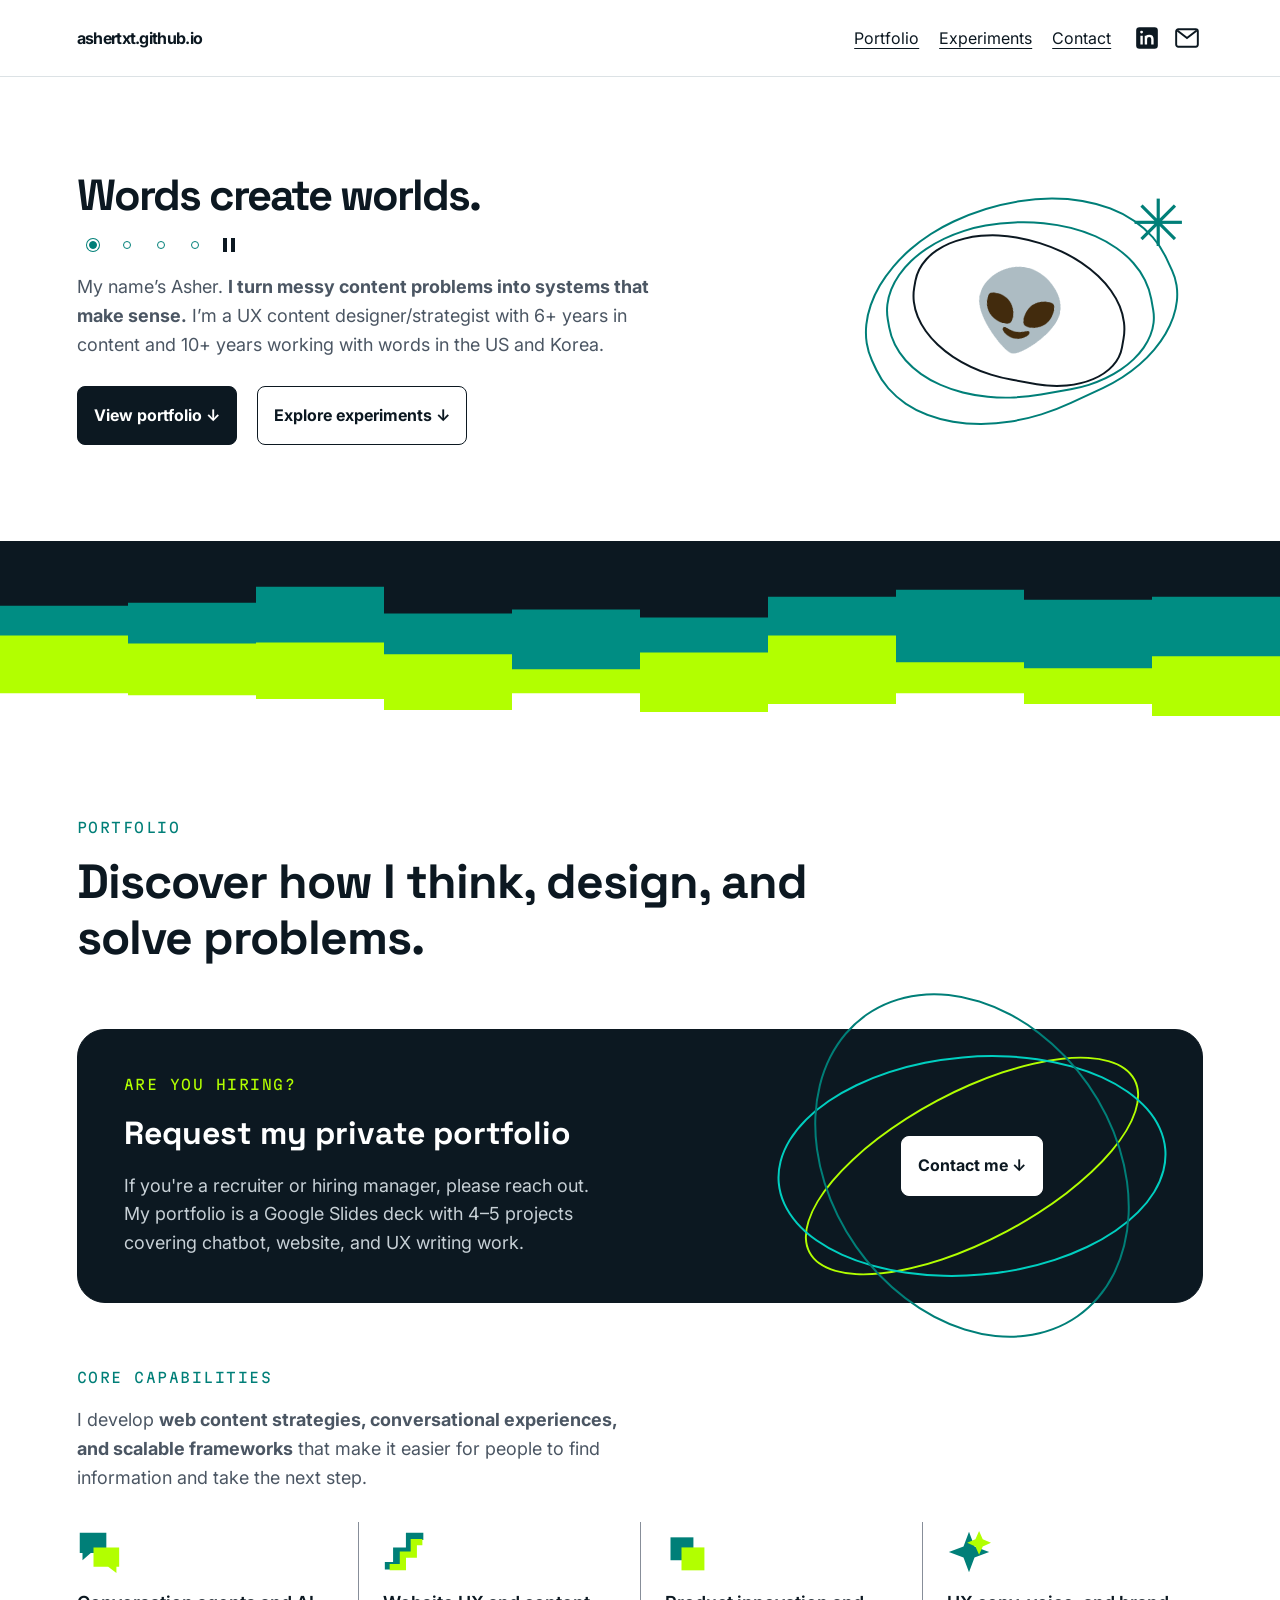
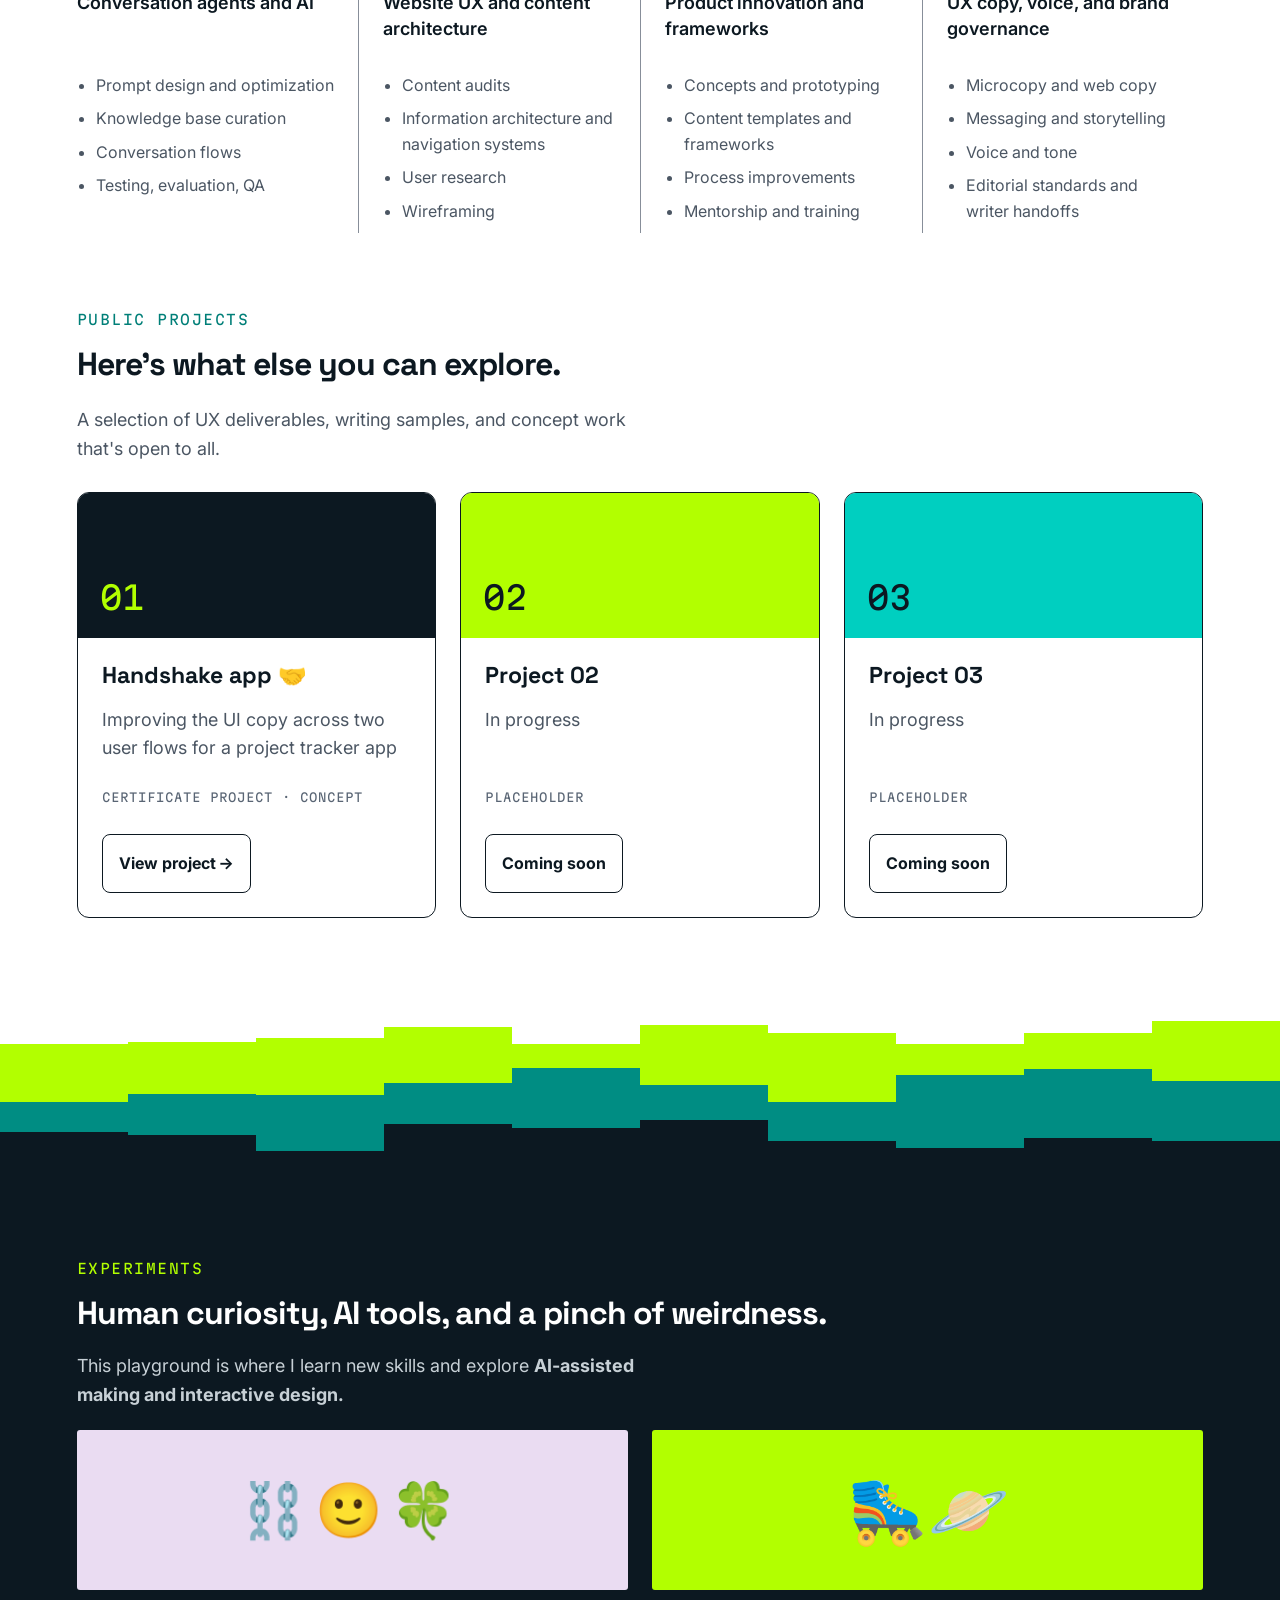
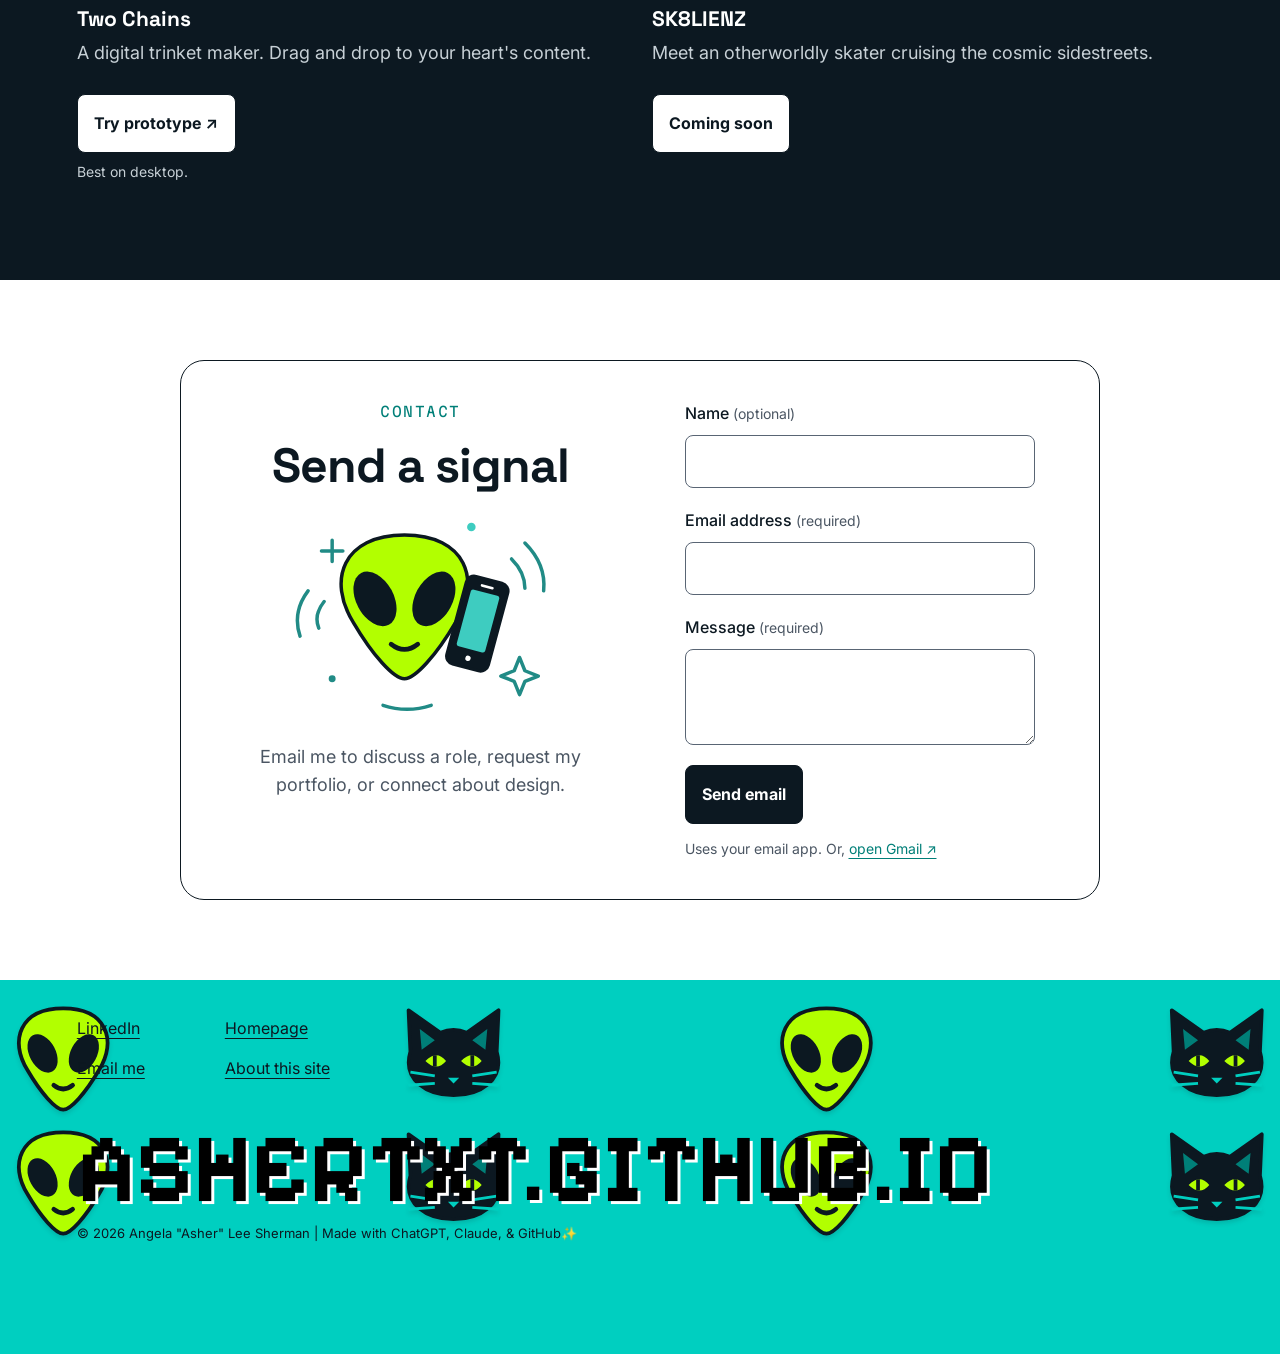
<file: index.html>
<!doctype html><html lang="en"><head><meta charset="UTF-8"><meta name="viewport" content="width=device-width,initial-scale=1"><title>Asher Lee Sherman | UX Content Designer, Strategist, &amp; Writer</title><meta name="description" content="Explore Asher's work in UX content design, strategy, digital product experiences, and AI-assisted experiments."><link href="https://fonts.googleapis.com/css2?family=Pixelify+Sans:wght@600;700&family=Inter:wght@400;500;600;700&family=Martian+Mono:wght@400&family=Space+Grotesk:wght@400;500;600;700&display=swap" rel="stylesheet"><link rel="stylesheet" href="assets/site.css"></head><body><div id="asher-home">

<a class="skip-link" href="#main-content">Skip to content</a>
<header><a class="brand" href="#top">ashertxt.github.io</a><nav aria-label="Main navigation"><a href="#portfolio">Portfolio</a><a href="#experiments">Experiments</a><a href="#contact">Contact</a><span class="nav-icons"><a class="nav-linkedin" aria-label="LinkedIn" href="https://www.linkedin.com/in/asher27" target="_blank" rel="noopener noreferrer"><svg viewBox="0 0 24 24" aria-hidden="true"><rect x="2" y="2" width="20" height="20" rx="3" fill="currentColor"/><path d="M7 10V18M11 18V10M11 13C11 9 17 9 17 13V18" fill="none" stroke="white" stroke-width="2.2"/><circle cx="7" cy="6.5" r="1.3" fill="white"/></svg></a><a class="nav-linkedin nav-email" href="mailto:asherdoeswork@gmail.com" aria-label="Email Asher"><svg viewBox="0 0 24 24" aria-hidden="true" fill="none" stroke="currentColor" stroke-width="1.8"><rect x="2" y="4" width="20" height="16" rx="2" fill="white"/><path d="M3 5L12 12L21 5"/></svg></a></span></nav></header>
<main id="main-content" tabindex="-1">
<div class="hero" id="top"><div><h1 class="rotating-headline" aria-label="Words create worlds."><span aria-hidden="true"><span class="headline-fixed">Words</span> <span class="phrase-stack"><span class="phrase active">create worlds.</span><span class="phrase">make designs work.</span><span class="phrase">bring clarity.</span><span class="phrase">shape experiences.</span></span></span></h1><div class="headline-controls" role="group" aria-label="Headline animation" hidden><button type="button" class="phrase-dot" aria-label="Show Words create worlds" aria-pressed="true"><span></span></button><button type="button" class="phrase-dot" aria-label="Show Words make designs work" aria-pressed="false"><span></span></button><button type="button" class="phrase-dot" aria-label="Show Words bring clarity" aria-pressed="false"><span></span></button><button type="button" class="phrase-dot" aria-label="Show Words shape experiences" aria-pressed="false"><span></span></button><button type="button" class="headline-play" aria-label="Pause headline animation"><span class="playback-icon" aria-hidden="true"></span></button></div><p class="intro">My name’s Asher. <strong>I turn messy content problems into systems that make sense.</strong> I’m a UX content designer/strategist with 6+ years in content and 10+ years working with words in the US and Korea.</p><div class="actions"><a class="action primary" href="#portfolio">View portfolio ↓</a><a class="action" href="#experiments">Explore experiments ↓</a></div></div><div class="art" role="img" aria-label="A friendly alien surrounded by orbital lines and a twinkling star."><div class="orbit"></div><div class="orbit"></div><div class="orbit"></div><span class="alien">👽</span><span class="spark">✳</span></div></div>
<div class="steps steps-top" aria-hidden="true"><img src="assets/steps-2.svg" alt=""></div>
<section class="content" id="portfolio"><div class="portfolio-intro"><div class="eyebrow">Portfolio</div><h2>Discover how I think, design, and solve problems.</h2></div><div class="portfolio-request"><div class="request-copy"><div class="eyebrow">Are You Hiring?</div><h3>Request my private portfolio</h3><p>If you're a recruiter or hiring manager, please reach out. My portfolio is a Google Slides deck with 4–5 projects covering chatbot, website, and UX writing work.</p></div><div class="request-action galaxy-action"><div class="galaxy-orbits" aria-hidden="true"><span class="galaxy-orbit"></span><span class="galaxy-orbit"></span><span class="galaxy-orbit"></span><span class="galaxy-orbit"></span><span class="galaxy-cutout galaxy-burst"></span><span class="galaxy-cutout galaxy-diamond"></span></div><a class="action primary" href="#contact">Contact me ↓</a></div></div><div class="capabilities"><div class="eyebrow" id="capabilities-label">Core capabilities</div><p class="capabilities-intro">I develop <strong>web content strategies, conversational experiences, and scalable frameworks</strong> that make it easier for people to find information and take the next step.</p><p class="capabilities-hint" id="capabilities-hint">Swipe or scroll <span aria-hidden="true">→</span></p><div class="capabilities-scroll" role="region" aria-labelledby="capabilities-label" aria-describedby="capabilities-hint" tabindex="-1"><ul class="capabilities-row"><li class="capability"><svg class="capability-accent" viewBox="0 0 48 48" width="44" height="44" aria-hidden="true" focusable="false"><path d="M3 3H32V25H15L6 33V25H3Z" fill="#007f78"/><path d="M18 19H46V40H43V47L34 40H18Z" fill="#b2ff00"/></svg><h3>Conversation agents and AI</h3><ul class="capability-bullets"><li>Prompt design and optimization</li><li>Knowledge base curation</li><li>Conversation flows</li><li>Testing, evaluation, QA</li></ul></li><li class="capability"><svg class="capability-accent" viewBox="0 0 48 48" width="44" height="44" aria-hidden="true" focusable="false"><path d="M2 35H11V19H25V3H44V11H33V27H19V43H2Z" fill="#007f78"/><path d="M5 40H18V24H32V8H47V16H40V32H26V48H5Z" fill="#b2ff00" transform="translate(3 3) scale(.85)"/></svg><h3>Website UX and content architecture</h3><ul class="capability-bullets"><li>Content audits</li><li>Information architecture and navigation systems</li><li>User research</li><li>Wireframing</li></ul></li><li class="capability"><svg class="capability-accent" viewBox="0 0 48 48" width="44" height="44" aria-hidden="true" focusable="false"><path d="M6 8H31V33H6Z" fill="#007f78"/><path d="M18 19H43V44H18Z" fill="#b2ff00"/></svg><h3>Product innovation and frameworks</h3><ul class="capability-bullets"><li>Concepts and prototyping</li><li>Content templates and frameworks</li><li>Process improvements</li><li>Mentorship and training</li></ul></li><li class="capability"><svg class="capability-accent" viewBox="0 0 48 48" width="44" height="44" aria-hidden="true" focusable="false"><path d="M24 2L30 18L46 24L30 30L24 46L18 30L2 24L18 18Z" fill="#007f78"/><path d="M35 1L39 10L48 14L39 18L35 27L31 18L22 14L31 10Z" fill="#b2ff00"/></svg><h3>UX copy, voice, and brand governance</h3><ul class="capability-bullets"><li>Microcopy and web copy</li><li>Messaging and storytelling</li><li>Voice and tone</li><li>Editorial standards and writer handoffs</li></ul></li></ul></div></div><section class="public-projects" aria-label="Public projects and archive"><div class="eyebrow">Public Projects</div><h2>Here's what else you can explore.</h2><p class="public-projects-intro">A selection of UX deliverables, writing samples, and concept work that's open to all.</p><div class="archive-cards"><article class="archive-card"><div class="archive-preview" aria-hidden="true"><span>01</span></div><div class="archive-card-copy"><h3>Handshake app 🤝</h3><p>Improving the UI copy across two user flows for a project tracker app</p><span class="meta">CERTIFICATE PROJECT · CONCEPT</span><a class="action project-cta" href="/handshake/">View project <span aria-hidden="true" style="display:inline-block; transform:rotate(-90deg); margin-left:4px;">↓</span></a></div></article><article class="archive-card"><div class="archive-preview" aria-hidden="true"><span>02</span></div><div class="archive-card-copy"><h3>Project 02</h3><p>In progress</p><span class="meta">Placeholder</span><button type="button" class="action project-cta" aria-haspopup="dialog" aria-label="Coming soon: Project 02">Coming soon</button></div></article><article class="archive-card"><div class="archive-preview" aria-hidden="true"><span>03</span></div><div class="archive-card-copy"><h3>Project 03</h3><p>In progress</p><span class="meta">Placeholder</span><button type="button" class="action project-cta" aria-haspopup="dialog" aria-label="Coming soon: Project 03">Coming soon</button></div></article></div></section></section><div class="steps steps-bottom" aria-hidden="true"><img src="assets/steps-1.svg" alt=""></div><section class="lab" id="experiments"><div class="eyebrow">Experiments</div><h2>Human curiosity, AI tools, and a pinch of weirdness.</h2><p class="lab-intro">This playground is where I learn new skills and explore <strong>AI-assisted making and interactive design.</strong></p><div class="experiments"><article><div class="toy charms" aria-hidden="true">⛓️🙂🍀</div><h3>Two Chains</h3><p>A digital trinket maker. Drag and drop to your heart's content.</p><a class="action experiment-cta" href="https://two-chains.aglowgenet33.chatgpt.site/">Try prototype <span aria-hidden="true" style="display:inline-block; transform:rotate(-135deg); margin-left:4px;">↓</span></a><p style="font-size:14px; margin-top:8px;">Best on desktop.</p></article><article><div class="toy skater" aria-hidden="true">🛼🪐</div><h3>SK8LIENZ</h3><p>Meet an otherworldly skater cruising the cosmic sidestreets.</p><button type="button" class="action project-cta experiment-cta" aria-haspopup="dialog" aria-label="Coming soon: SK8LIENZ">Coming soon</button></article></div></section>
<section class="contact-section" id="contact" aria-labelledby="contact-title"><div class="contact-copy"><div class="eyebrow">Contact</div><h2 id="contact-title">Send a signal</h2><div class="signal-art"><img src="assets/alien-contact.svg" alt="A lime green alien with a mobile phone" width="280" height="219"></div><p>Email me to discuss a role, request my portfolio, or connect about design.</p></div><form class="contact-form"><label for="contact-name">Name <span class="field-status">(optional)</span></label><input id="contact-name" name="name" autocomplete="name"><label for="contact-email">Email address <span class="field-status">(required)</span></label><input id="contact-email" name="email" type="email" autocomplete="email" required><label for="contact-message">Message <span class="field-status">(required)</span></label><textarea id="contact-message" name="message" rows="3" required></textarea><button class="action primary contact-submit" type="submit">Send email</button><p class="form-notice" role="status" hidden></p></form></section></main><footer class="site-footer"><div class="footer-columns"><div><a class="footer-link" href="https://www.linkedin.com/in/asher27" target="_blank" rel="noopener noreferrer">LinkedIn</a><a class="footer-link" href="mailto:asherdoeswork@gmail.com">Email me</a></div><div><a class="footer-link" href="https://ashertxt.github.io/">Homepage</a><button type="button" class="footer-link project-cta" aria-haspopup="dialog">About this site</button></div></div><div class="footer-wordmark"><span>ASHERTXT<span class="wordmark-domain">.GITHUB.IO</span></span></div><p class="footer-copyright">© 2026 Angela &quot;Asher&quot; Lee Sherman | Made with ChatGPT, Claude, &amp; GitHub✨</p><div class="footer-play" aria-label="Alien and cat playground"></div></footer>
</div>
<script>
(()=>{
 const root=document.getElementById('asher-home');
 const phrases=[...root.querySelectorAll('.phrase')];
 const controls=root.querySelector('.headline-controls');
 const dots=[...controls.querySelectorAll('.phrase-dot')];
 const play=controls.querySelector('.headline-play');
 const reduced=matchMedia('(prefers-reduced-motion: reduce)');
 let index=0,timer=null,paused=false,cleanup=null;
 const update=()=>{dots.forEach((d,i)=>d.setAttribute('aria-pressed',String(i===index)));play.classList.toggle('is-paused',paused);play.setAttribute('aria-label',paused?'Play headline animation':'Pause headline animation');};
 const show=(next)=>{clearTimeout(cleanup);phrases.forEach(p=>p.classList.remove('leaving'));const old=phrases[index];old.classList.remove('active');if(next!==index)old.classList.add('leaving');index=next;phrases[index].classList.add('active');cleanup=setTimeout(()=>phrases.forEach(p=>p.classList.remove('leaving')),260);update();};
 const schedule=()=>{clearTimeout(timer);if(paused||reduced.matches||document.hidden)return;timer=setTimeout(()=>{show((index+1)%phrases.length);schedule();},4000);};
 dots.forEach((dot,i)=>dot.addEventListener('click',()=>{paused=true;clearTimeout(timer);show(i);}));
 play.addEventListener('click',()=>{paused=!paused;update();schedule();});
 const reset=()=>{clearTimeout(timer);clearTimeout(cleanup);paused=false;index=0;phrases.forEach((p,i)=>{p.classList.toggle('active',i===0);p.classList.remove('leaving');});controls.hidden=reduced.matches;update();schedule();};
 reduced.addEventListener('change',reset);
 document.addEventListener('visibilitychange',schedule);
 reset();
})();
</script><dialog id="project-notice" aria-labelledby="project-notice-title"><h2 id="project-notice-title">Coming soon</h2><p>This project page is still being prepared.</p><form method="dialog"><button>Close</button></form></dialog><script>document.querySelectorAll('button.project-cta').forEach(button=>button.addEventListener('click',()=>document.getElementById('project-notice').showModal()));</script><script>(()=>{const form=document.querySelector('.contact-form');const notice=form.querySelector('.form-notice');const gmail=document.createElement('a');gmail.textContent='open Gmail ↗';gmail.target='_blank';gmail.rel='noopener noreferrer';gmail.className='gmail-draft-link';gmail.href='https://mail.google.com/mail/?view=cm&fs=1&to=asherdoeswork%40gmail.com';const help=document.createElement('p');help.className='email-draft-help';help.append('Uses your email app. Or, ',gmail);form.querySelector('.contact-submit').after(help);function links(){const data=new FormData(form);const name=String(data.get('name')||'').trim();const subject=name?'Website inquiry from '+name:'Website inquiry';const body='Name: '+String(data.get('name')||'')+'\r\nEmail: '+String(data.get('email')||'')+'\r\n\r\n'+String(data.get('message')||'');gmail.href='https://mail.google.com/mail/?view=cm&fs=1&to=asherdoeswork%40gmail.com&su='+encodeURIComponent(subject)+'&body='+encodeURIComponent(body);return 'mailto:asherdoeswork@gmail.com?subject='+encodeURIComponent(subject)+'&body='+encodeURIComponent(body);}form.addEventListener('input',links);gmail.addEventListener('click',event=>{if(!form.reportValidity())event.preventDefault();else links();});form.addEventListener('submit',event=>{event.preventDefault();const link=document.createElement('a');link.href=links();document.body.append(link);link.click();link.remove();});})();</script><dialog id="footer-notice" aria-labelledby="footer-notice-title"><h2 id="footer-notice-title"></h2><p></p><form method="dialog"><button>Close</button></form></dialog><script>document.querySelectorAll('[data-footer-notice]').forEach(button=>button.addEventListener('click',()=>{const kind=button.dataset.footerNotice;const dialog=document.getElementById('footer-notice');dialog.querySelector('h2').textContent=kind==='about'?'About this site':kind==='linkedin'?'LinkedIn':'Email';dialog.querySelector('p').textContent=kind==='about'?'A personal space for Asher’s UX content design, strategy, and interactive experiments. Built through iterative design and AI-assisted coding.':'This contact link will be added before launch.';dialog.showModal();}));</script><script>
(()=>{
const footer=document.querySelector('.site-footer'),layer=footer.querySelector('.footer-play');
const reduced=matchMedia('(prefers-reduced-motion: reduce)');
const alien='<svg viewBox="0 0 64 64" aria-hidden="true"><path d="M32 5C9 5 3 22 13 38C20 50 28 59 32 59S44 50 51 38C61 22 55 5 32 5Z" fill="#b2ff00" stroke="#0c1821" stroke-width="2"/><ellipse cx="21" cy="29" rx="7" ry="11" transform="rotate(-28 21 29)" fill="#0c1821"/><ellipse cx="43" cy="29" rx="7" ry="11" transform="rotate(28 43 29)" fill="#0c1821"/><path d="M27 46Q32 50 37 46" stroke="#0c1821" stroke-width="2.5" stroke-linecap="round" fill="none"/></svg>';
const cat='<svg viewBox="0 0 64 64" aria-hidden="true"><path d="M9 28L8 6L25 18Q32 15 39 18L56 6L55 28C64 59 0 59 9 28Z" fill="#0c1821" stroke="#0c1821" stroke-width="2" stroke-linejoin="round"/><path d="M14 16L15 27L22 22M50 16L49 27L42 22" fill="#007f78"/><path d="M17 33Q23 27 28 33Q23 39 17 33M36 33Q42 27 47 33Q42 39 36 33" fill="#b2ff00"/><path d="M22 30V36M42 30V36" stroke="#0c1821" stroke-width="2"/><path d="M29 42L32 45L35 42Z" fill="#00cfc0"/><path d="M9 39L22 41M8 46L22 45M42 41L55 39M42 45L56 46" stroke="#00cfc0" stroke-width="1.5"/></svg>';
let W=footer.clientWidth,H=footer.clientHeight,active=false,raf=0,last=0,quiet=0;
const headRadius=()=>matchMedia('(max-width:700px)').matches?34:60;
const bodies=Array.from({length:8},(_,i)=>{const el=document.createElement('button');el.className='footer-head';el.innerHTML=i%2?cat:alien;el.type='button';el.setAttribute('aria-label',(i%2?'Black cat':'Alien')+' '+(Math.floor(i/2)+1)+(i===0?' — click, tap, or press Enter to bounce; drag to toss':''));layer.append(el);const r=headRadius();return {el,x:r+(i%4)*(W-2*r)/3,y:r+Math.floor(i/4)*(2*r+4),vx:(i%2?1:-1)*.45,vy:0,r,angle:0,spin:0,held:false};});
const draw=b=>b.el.style.transform=`translate(${b.x-b.r}px,${b.y-b.r}px) rotate(${b.angle}deg)`;
function wake(){quiet=0;if(!raf){last=0;raf=requestAnimationFrame(tick);}}
function tick(t){const dt=last?Math.min((t-last)/16.667,2):1;last=t;let energy=0;
for(const b of bodies){if(b.held)continue;b.vy+=.14*dt;b.x+=b.vx*dt;b.y+=b.vy*dt;b.angle+=b.spin*dt;b.vx*=Math.pow(.994,dt);b.spin*=Math.pow(.98,dt);
if(b.x<b.r||b.x>W-b.r){b.x=Math.max(b.r,Math.min(W-b.r,b.x));b.vx*=-.5;}
if(b.y<b.r){b.y=b.r;b.vy=Math.abs(b.vy)*.6;}
if(b.y>H-b.r){b.y=H-b.r;b.vy=Math.abs(b.vy)<1?0:-b.vy*.32;b.vx*=.92;b.spin*=.8;}
}
for(let i=0;i<bodies.length;i++)for(let j=i+1;j<bodies.length;j++){let a=bodies[i],b=bodies[j],dx=b.x-a.x,dy=b.y-a.y,d=Math.hypot(dx,dy)||.01,over=a.r+b.r-d;if(over>0){let nx=dx/d,ny=dy/d,share=a.held||b.held?1:.5;if(!a.held){a.x-=nx*over*share;a.y-=ny*over*share;}if(!b.held){b.x+=nx*over*share;b.y+=ny*over*share;}let v=(b.vx-a.vx)*nx+(b.vy-a.vy)*ny;if(v<0){let imp=-v*.72;if(!a.held){a.vx-=imp*nx;a.vy-=imp*ny;}if(!b.held){b.vx+=imp*nx;b.vy+=imp*ny;}}}}
for(const b of bodies){draw(b);energy+=Math.abs(b.vx)+Math.abs(b.vy);}
quiet=energy<1?quiet+1:0;if(quiet>90&&!bodies.some(b=>b.held)){raf=0;return;}raf=requestAnimationFrame(tick);}
for(const b of bodies){draw(b);let prev,offset,start,moved=false;
b.el.addEventListener('pointerdown',e=>{moved=false;start={x:e.clientX,y:e.clientY};b.held=true;b.vx=b.vy=0;b.el.setPointerCapture(e.pointerId);const rect=footer.getBoundingClientRect();offset={x:e.clientX-rect.left-b.x,y:e.clientY-rect.top-b.y};prev={x:e.clientX,y:e.clientY,t:e.timeStamp};wake();});
b.el.addEventListener('pointermove',e=>{if(!b.held)return;if(Math.hypot(e.clientX-start.x,e.clientY-start.y)>6)moved=true;const rect=footer.getBoundingClientRect();b.x=Math.max(b.r,Math.min(W-b.r,e.clientX-rect.left-offset.x));b.y=Math.max(b.r,Math.min(H-b.r,e.clientY-rect.top-offset.y));const dt=Math.max(8,e.timeStamp-prev.t);b.vx=Math.max(-16,Math.min(16,(e.clientX-prev.x)*16.667/dt));b.vy=Math.max(-16,Math.min(16,(e.clientY-prev.y)*16.667/dt));prev={x:e.clientX,y:e.clientY,t:e.timeStamp};draw(b);});
const release=()=>{b.held=false;b.spin=b.vx*.35;wake();};b.el.addEventListener('pointerup',release);b.el.addEventListener('pointercancel',release);b.el.addEventListener('click',e=>{if(e.detail>0&&moved){moved=false;return;}b.vy=reduced.matches?-3:-9;b.vx=(Math.random()-.5)*8;wake();});
}
new ResizeObserver(()=>{W=footer.clientWidth;H=footer.clientHeight;for(const b of bodies){b.r=headRadius();b.x=Math.max(b.r,Math.min(W-b.r,b.x));b.y=Math.min(H-b.r,b.y);draw(b);}if(active)wake();}).observe(footer);
new IntersectionObserver(entries=>{for(const entry of entries){if(entry.isIntersecting&&!active){active=true;if(reduced.matches){bodies.forEach((b,i)=>{b.x=b.r+(i%4)*(W-2*b.r)/3;b.y=H-b.r-Math.floor(i/4)*2*b.r;b.vx=b.vy=0;draw(b);});}else wake();}else if(!entry.isIntersecting&&raf){cancelAnimationFrame(raf);raf=0;}else if(entry.isIntersecting&&active&&!reduced.matches)wake();}},{threshold:.1}).observe(footer);
})();
</script><script>(()=>{const row=document.querySelector('.capabilities-scroll');const update=()=>{row.tabIndex=row.scrollWidth>row.clientWidth+1?0:-1;};new ResizeObserver(update).observe(row);update();document.querySelector('.skip-link').addEventListener('click',()=>document.getElementById('main-content').focus({preventScroll:true}));})();</script></body></html>
</file>
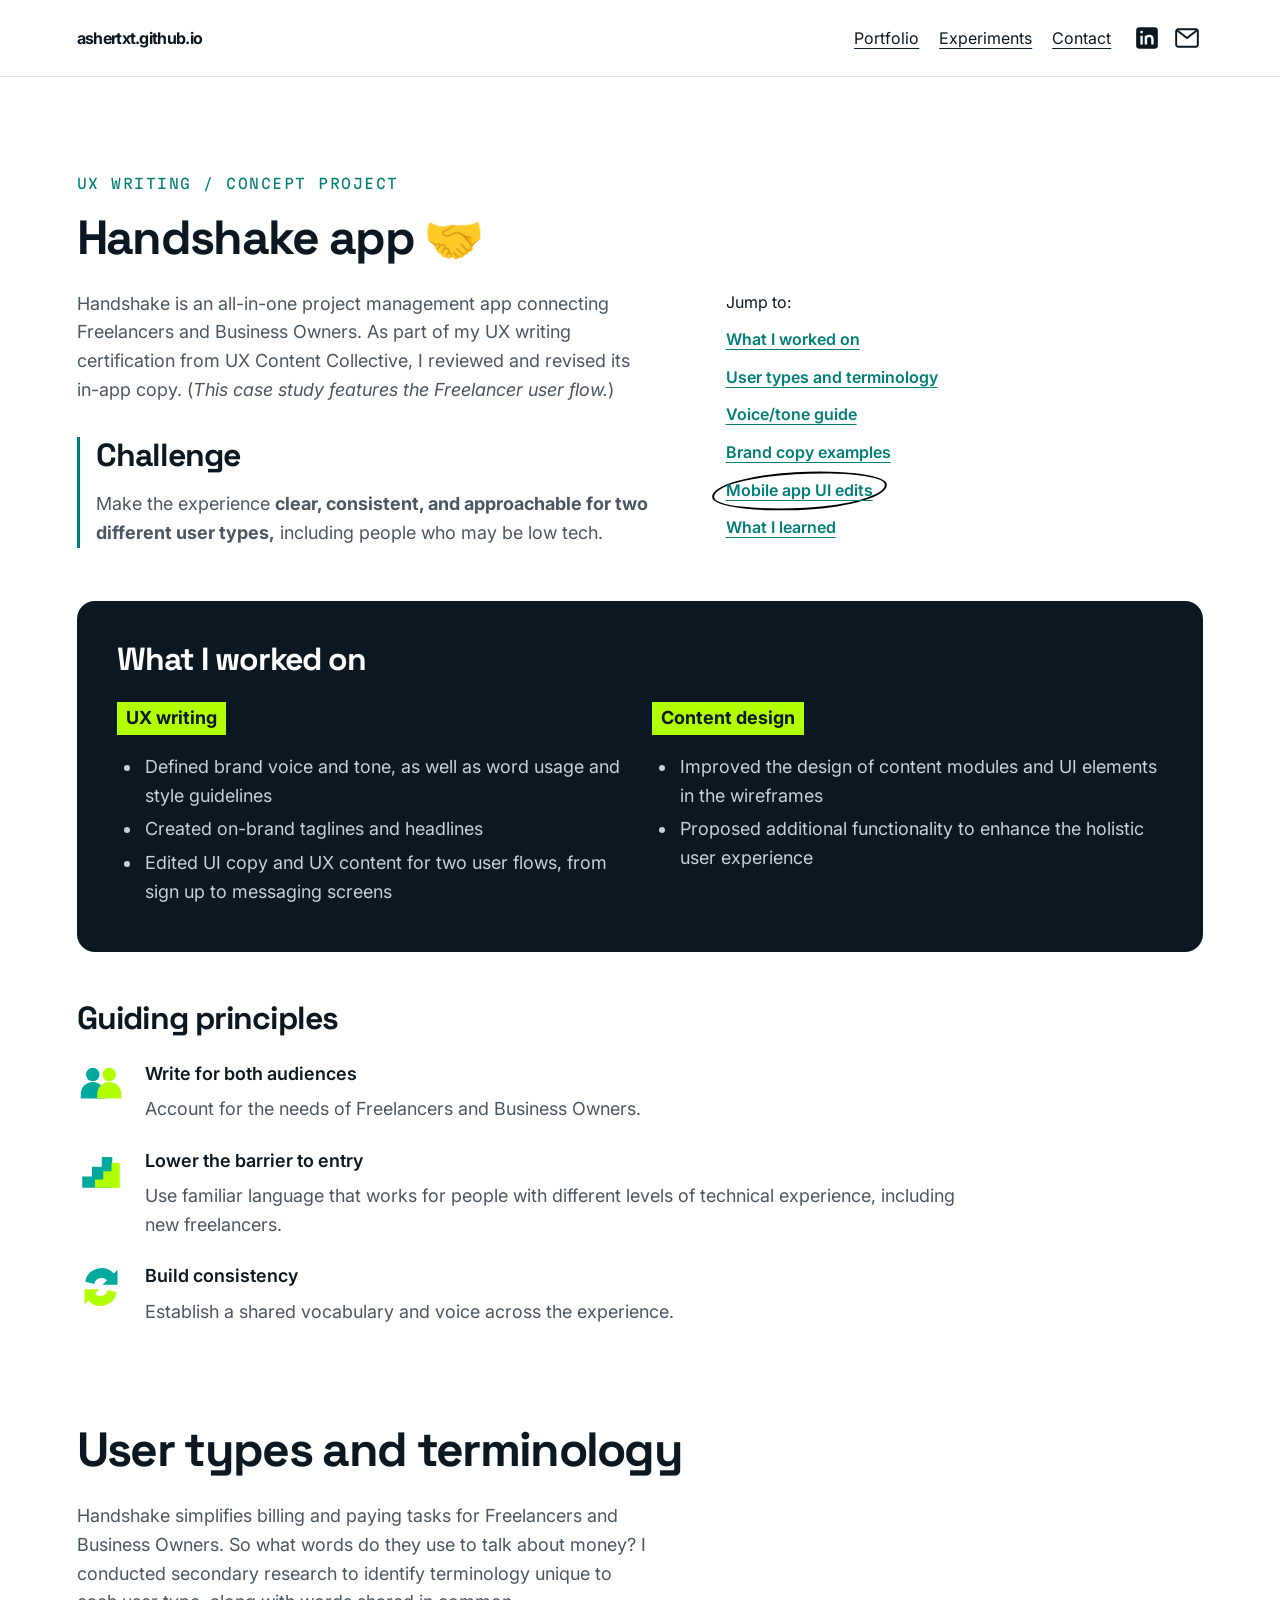
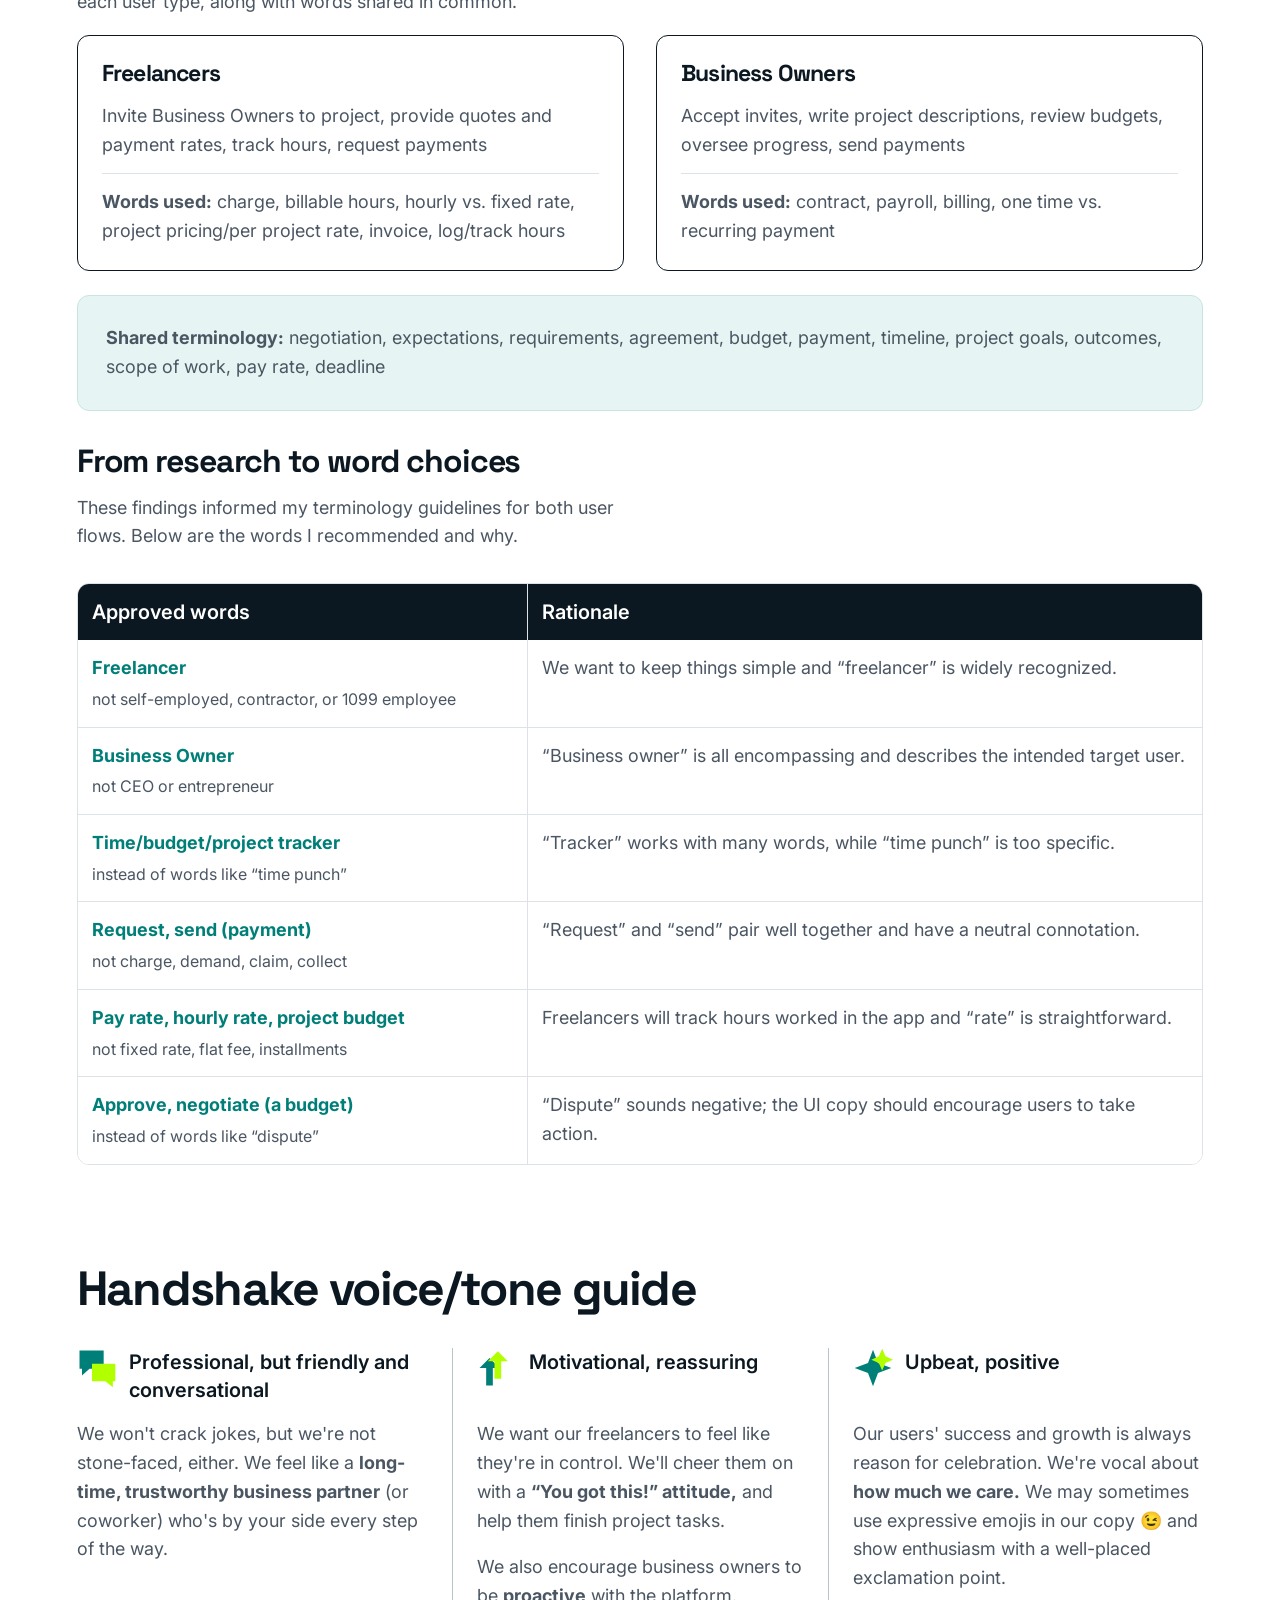
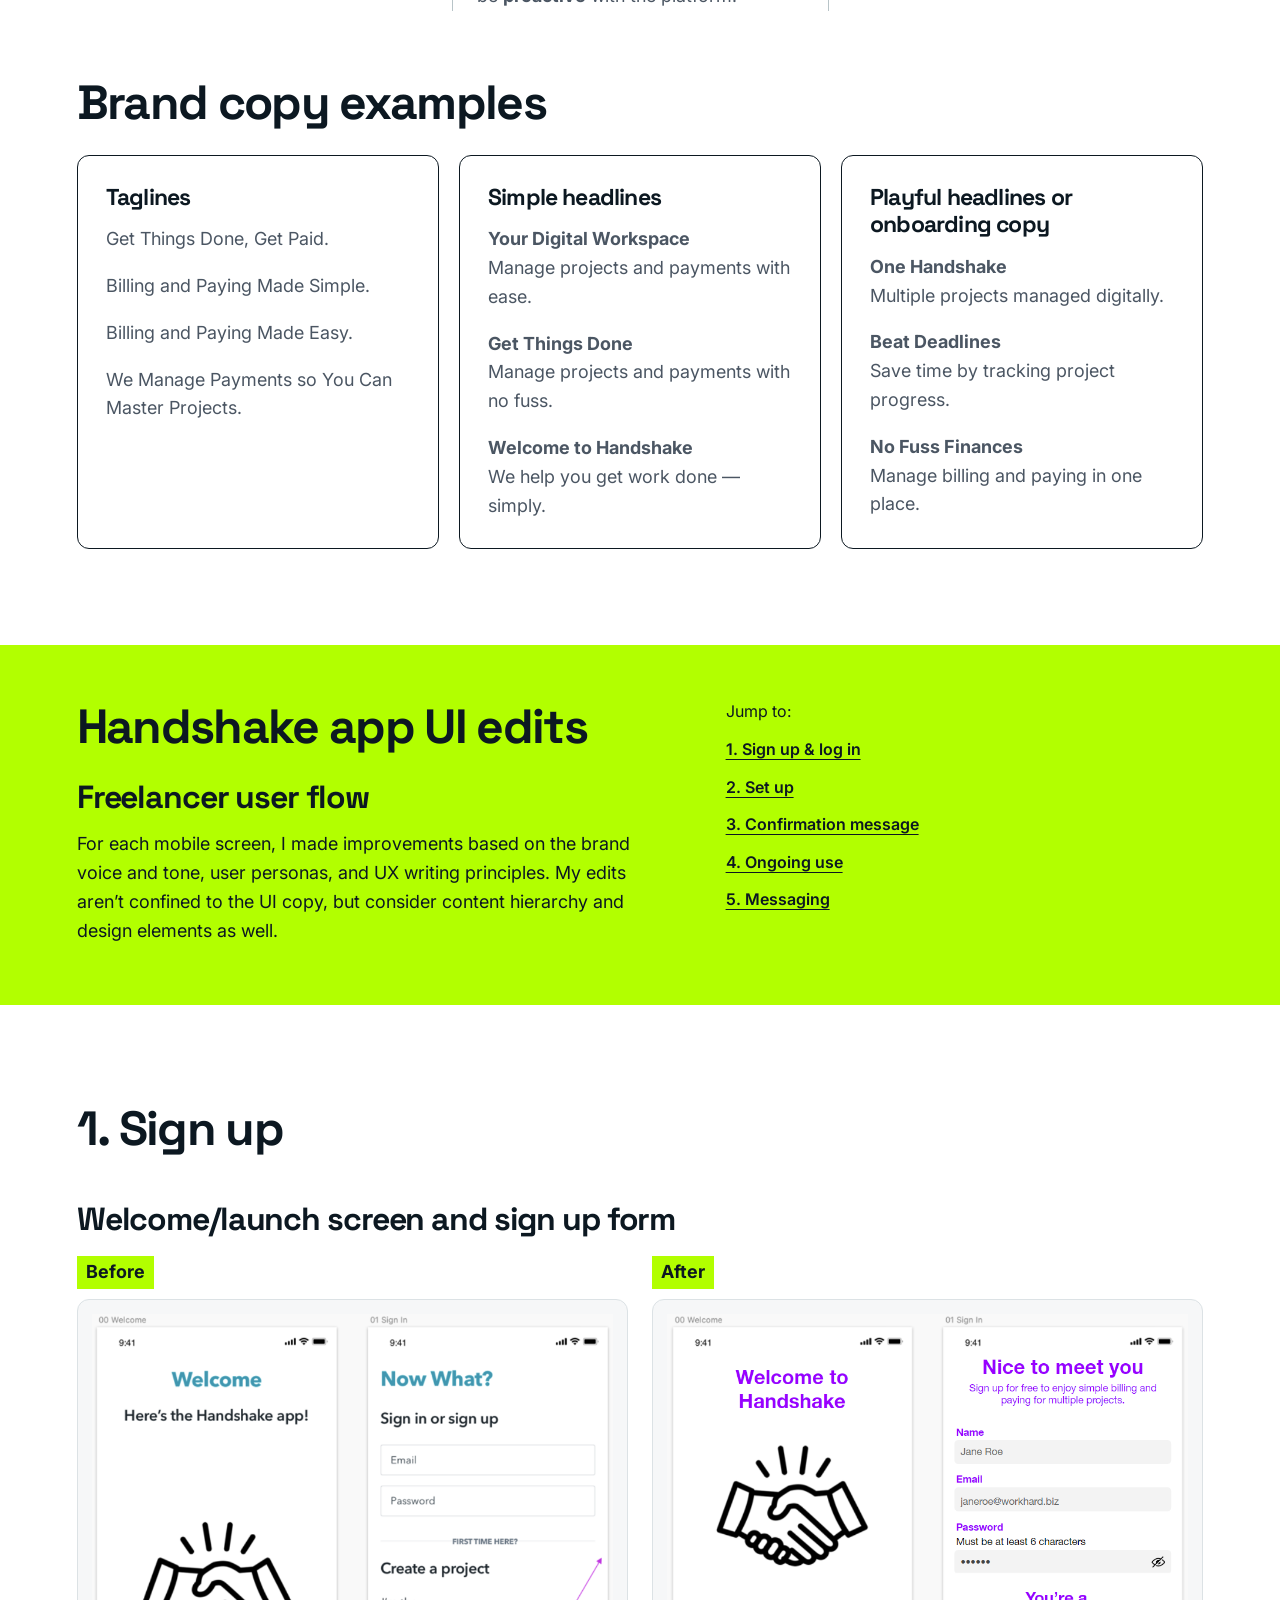
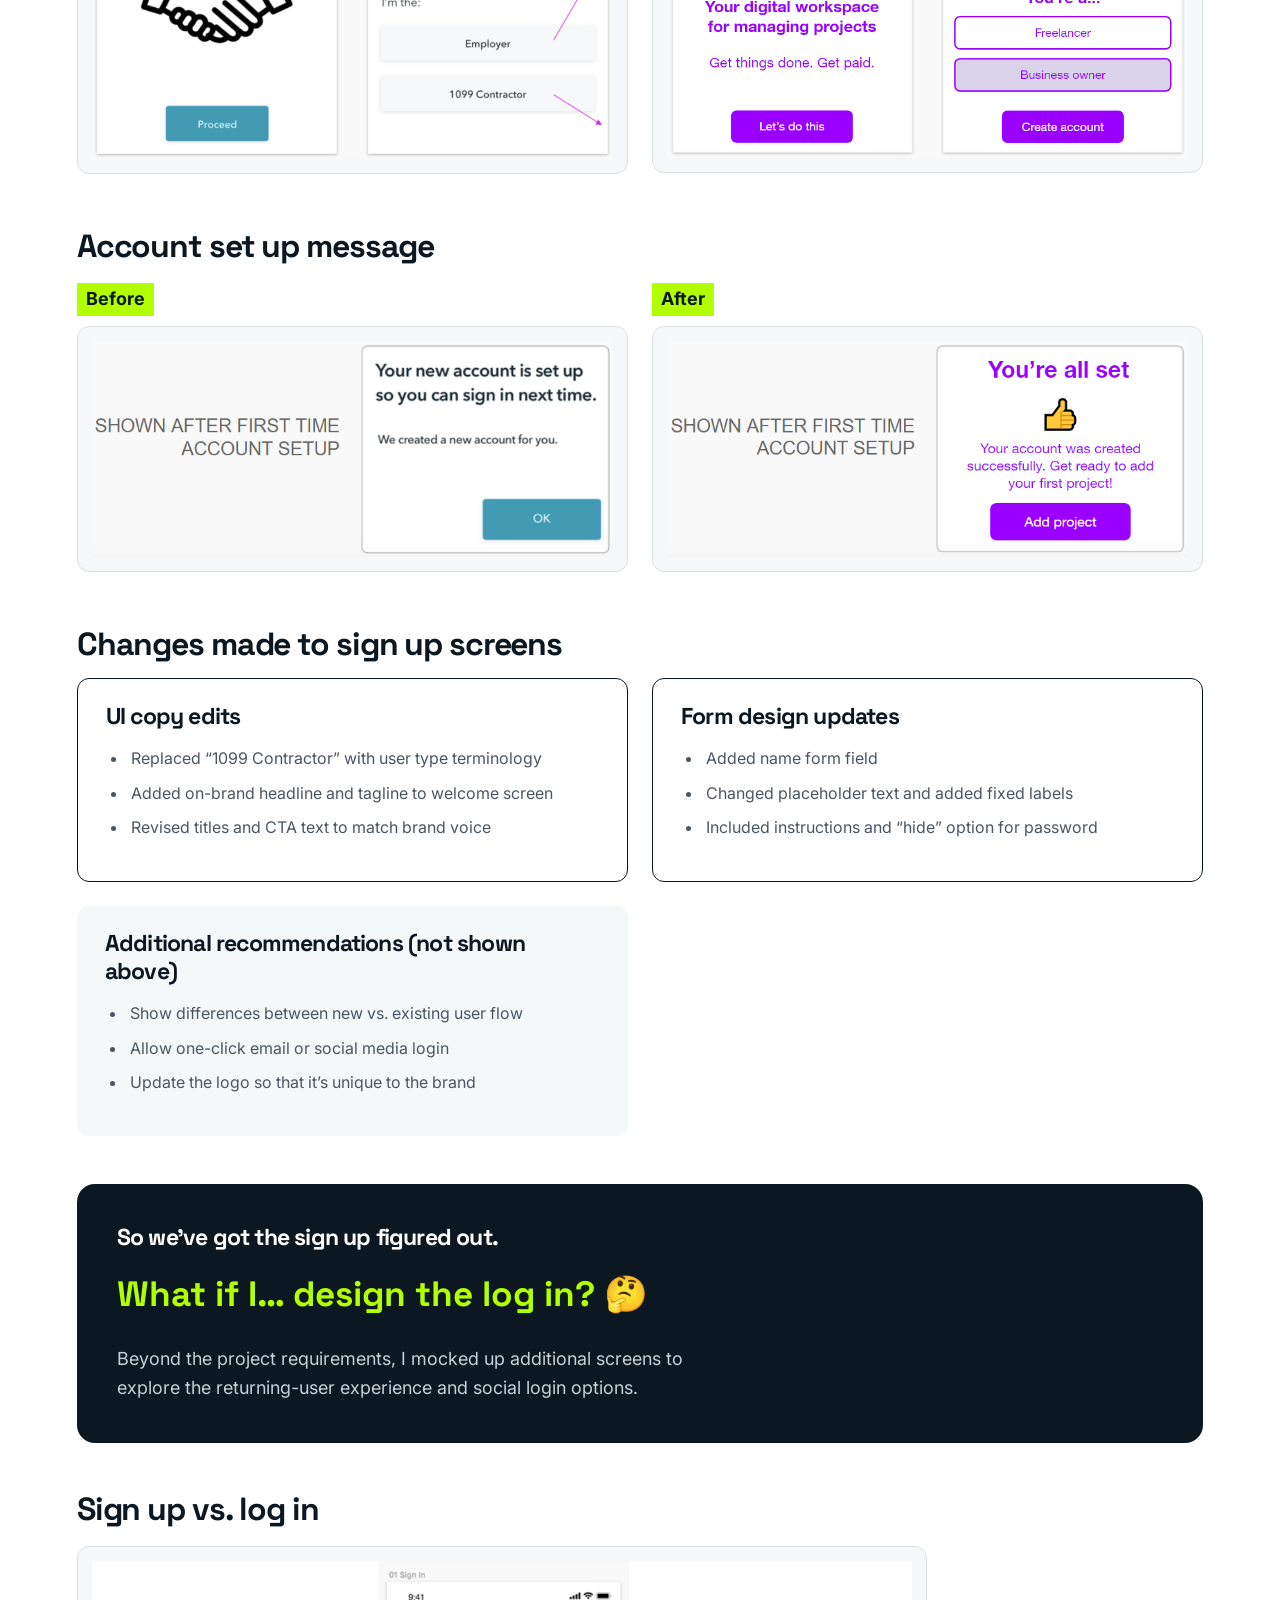
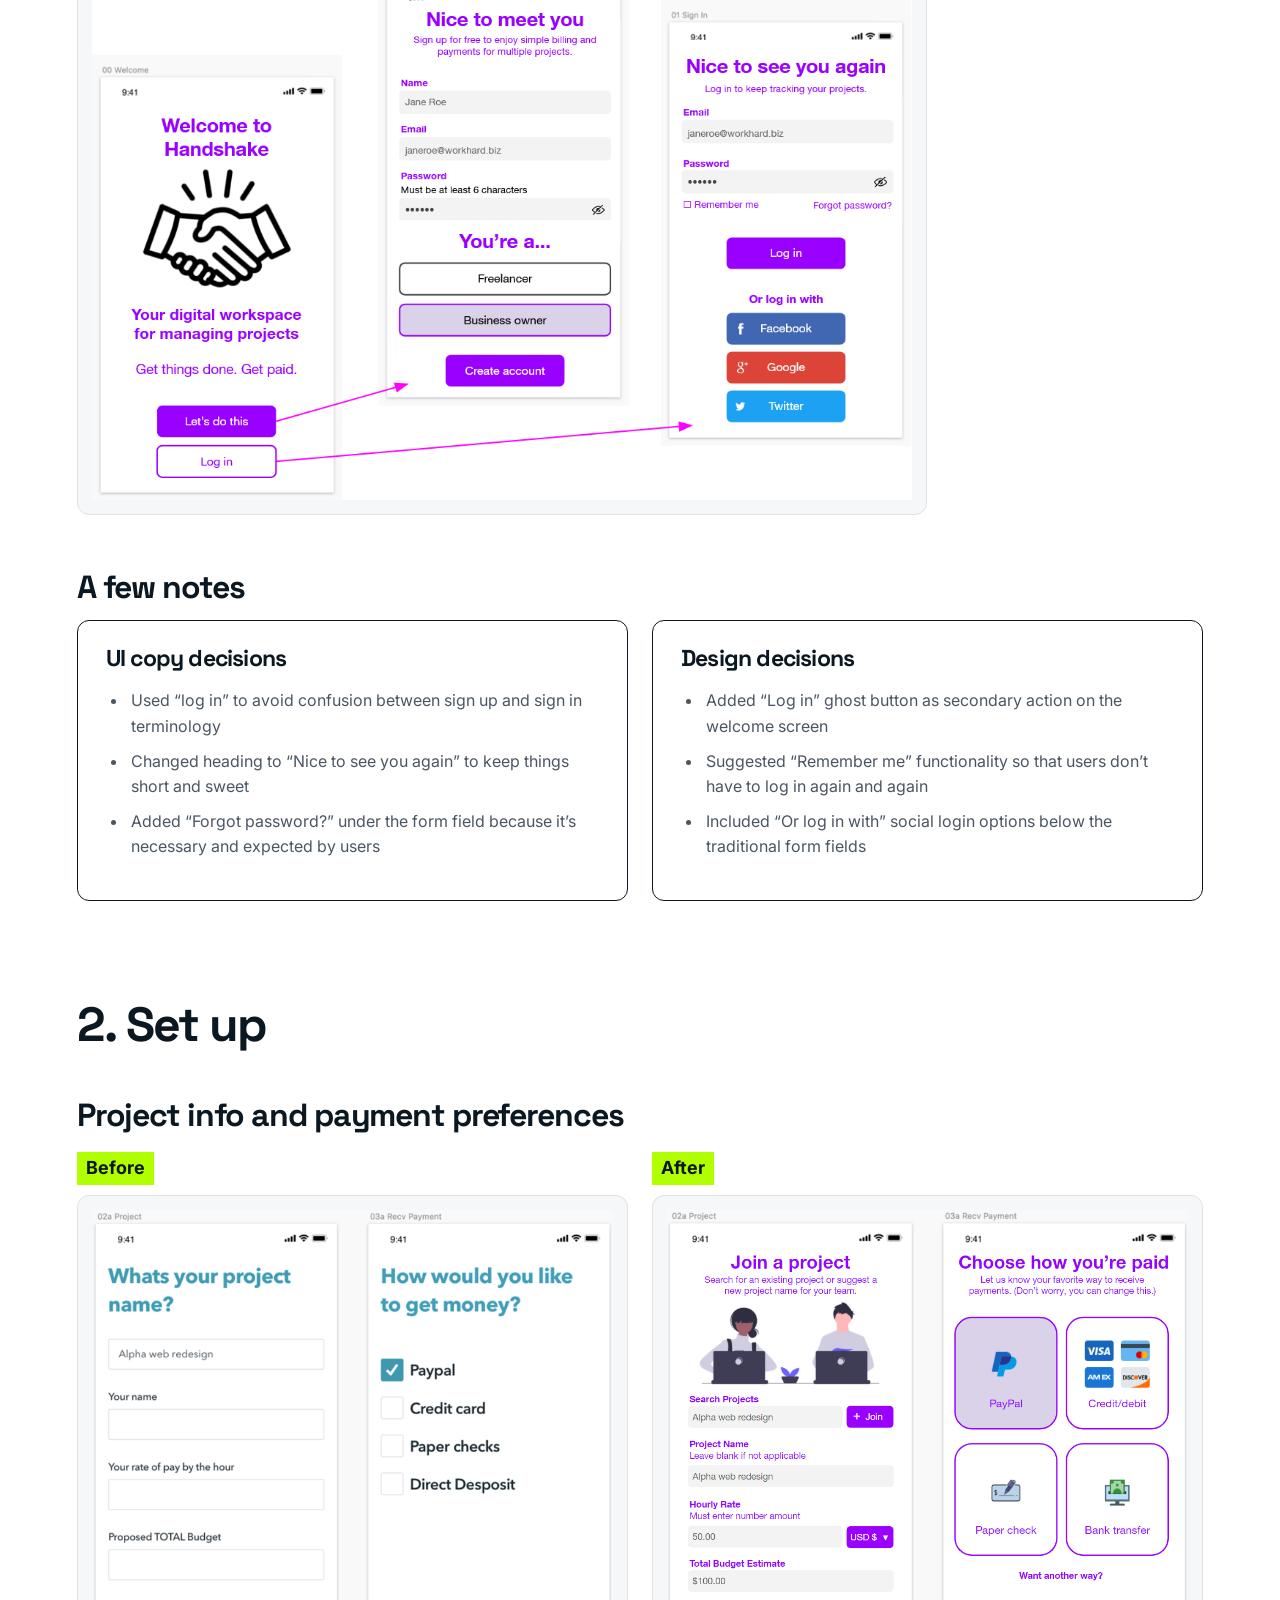
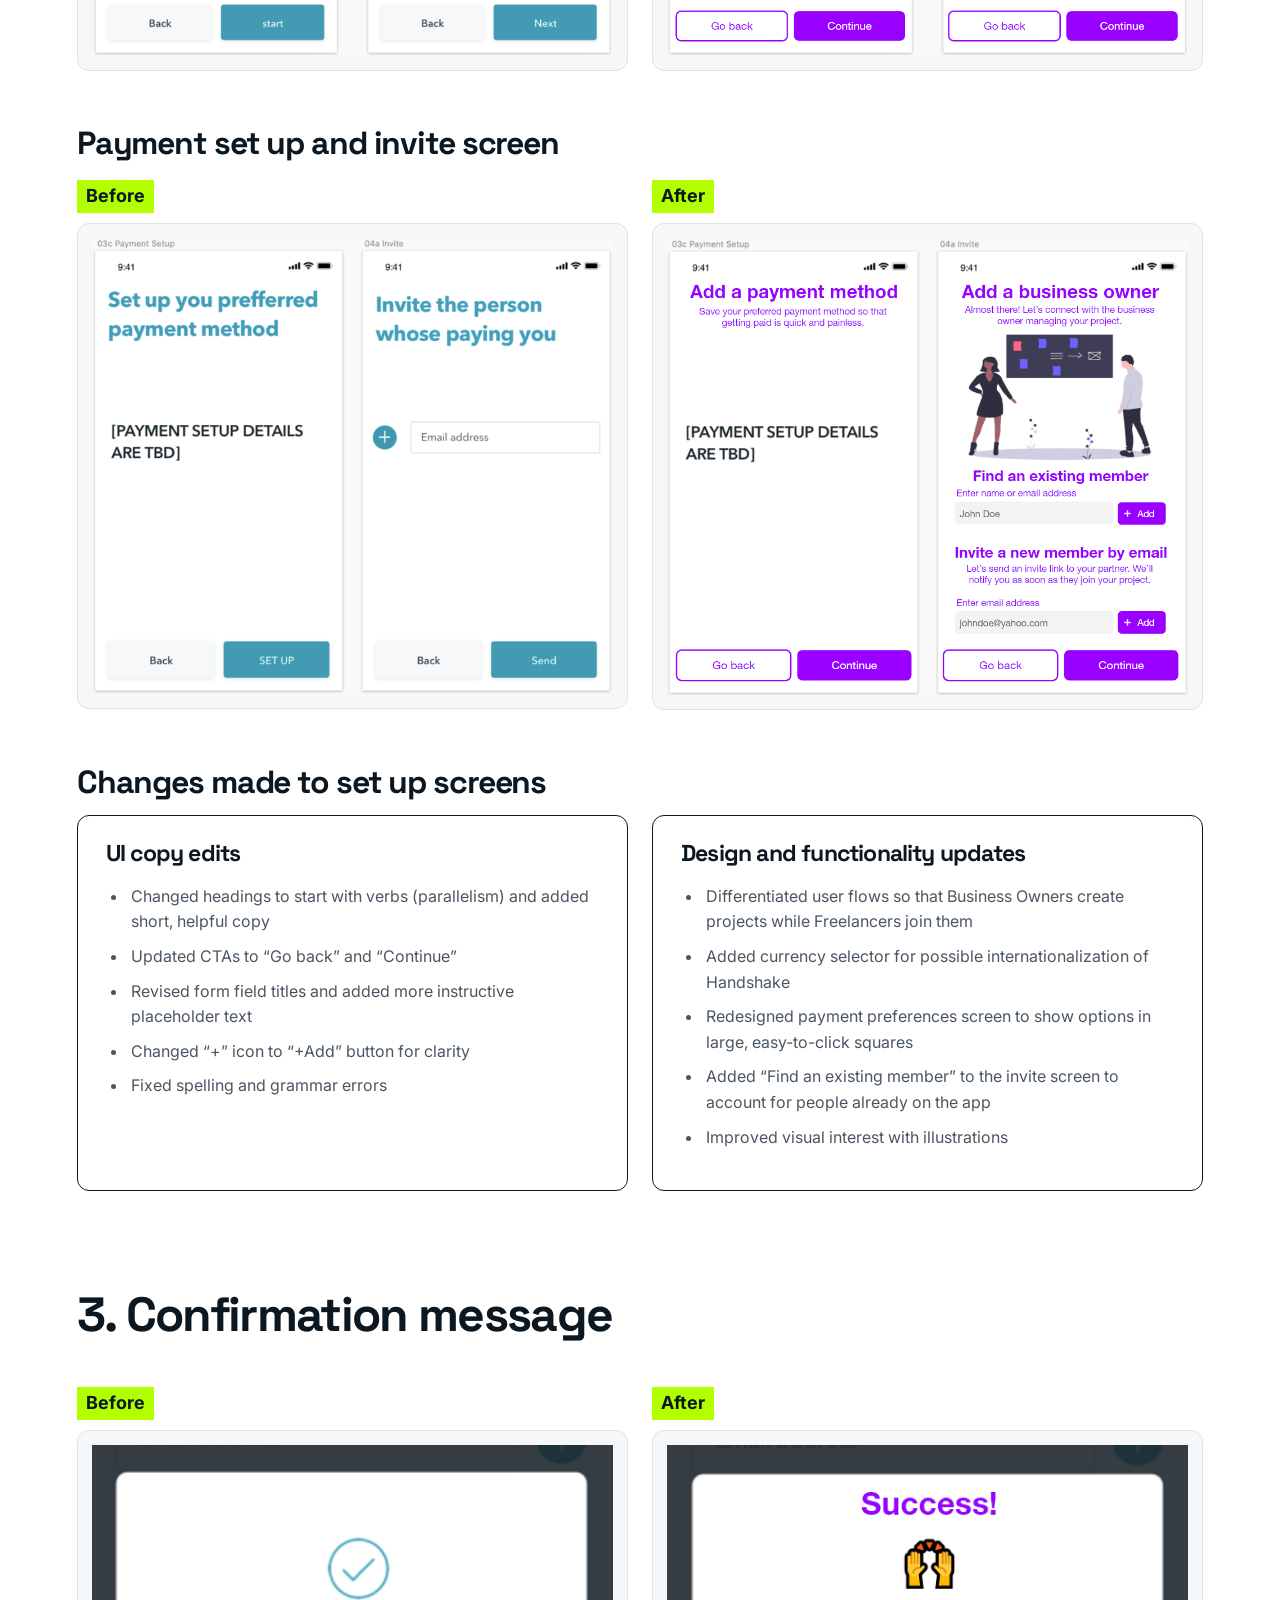
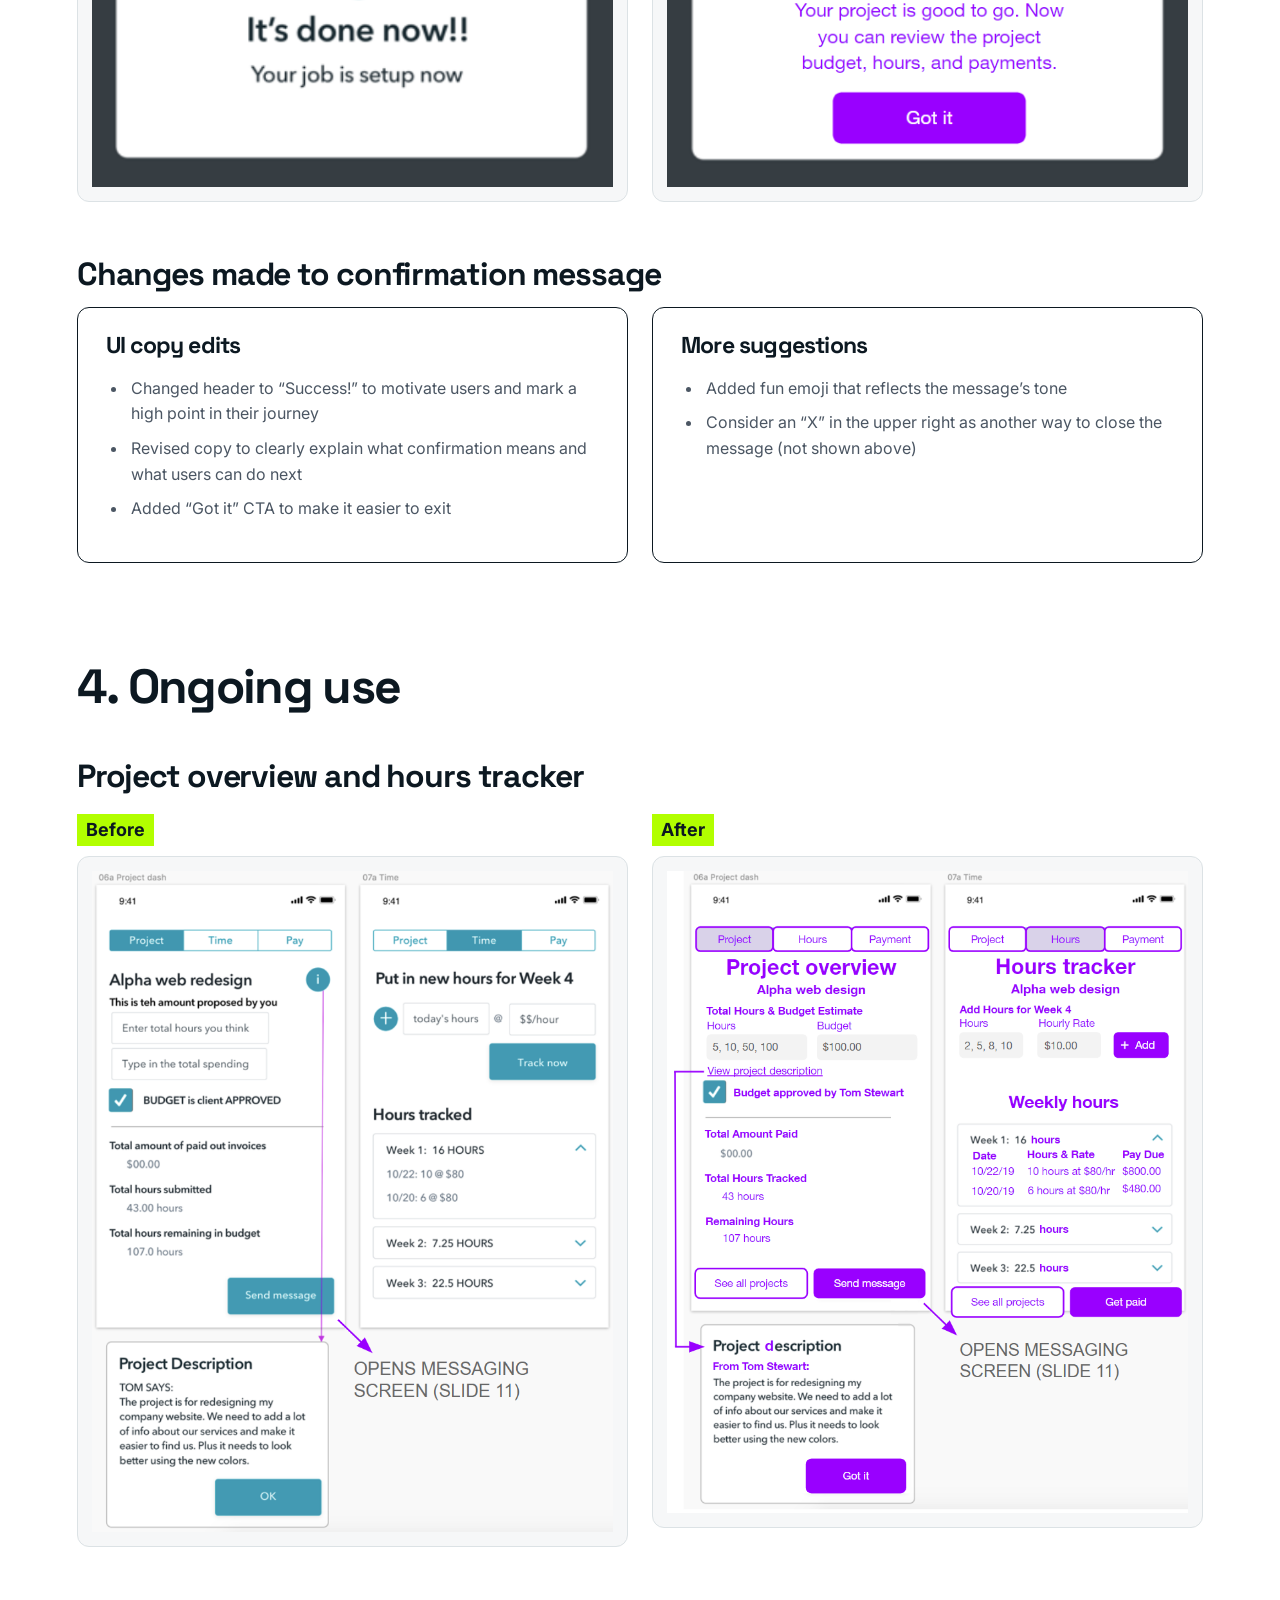
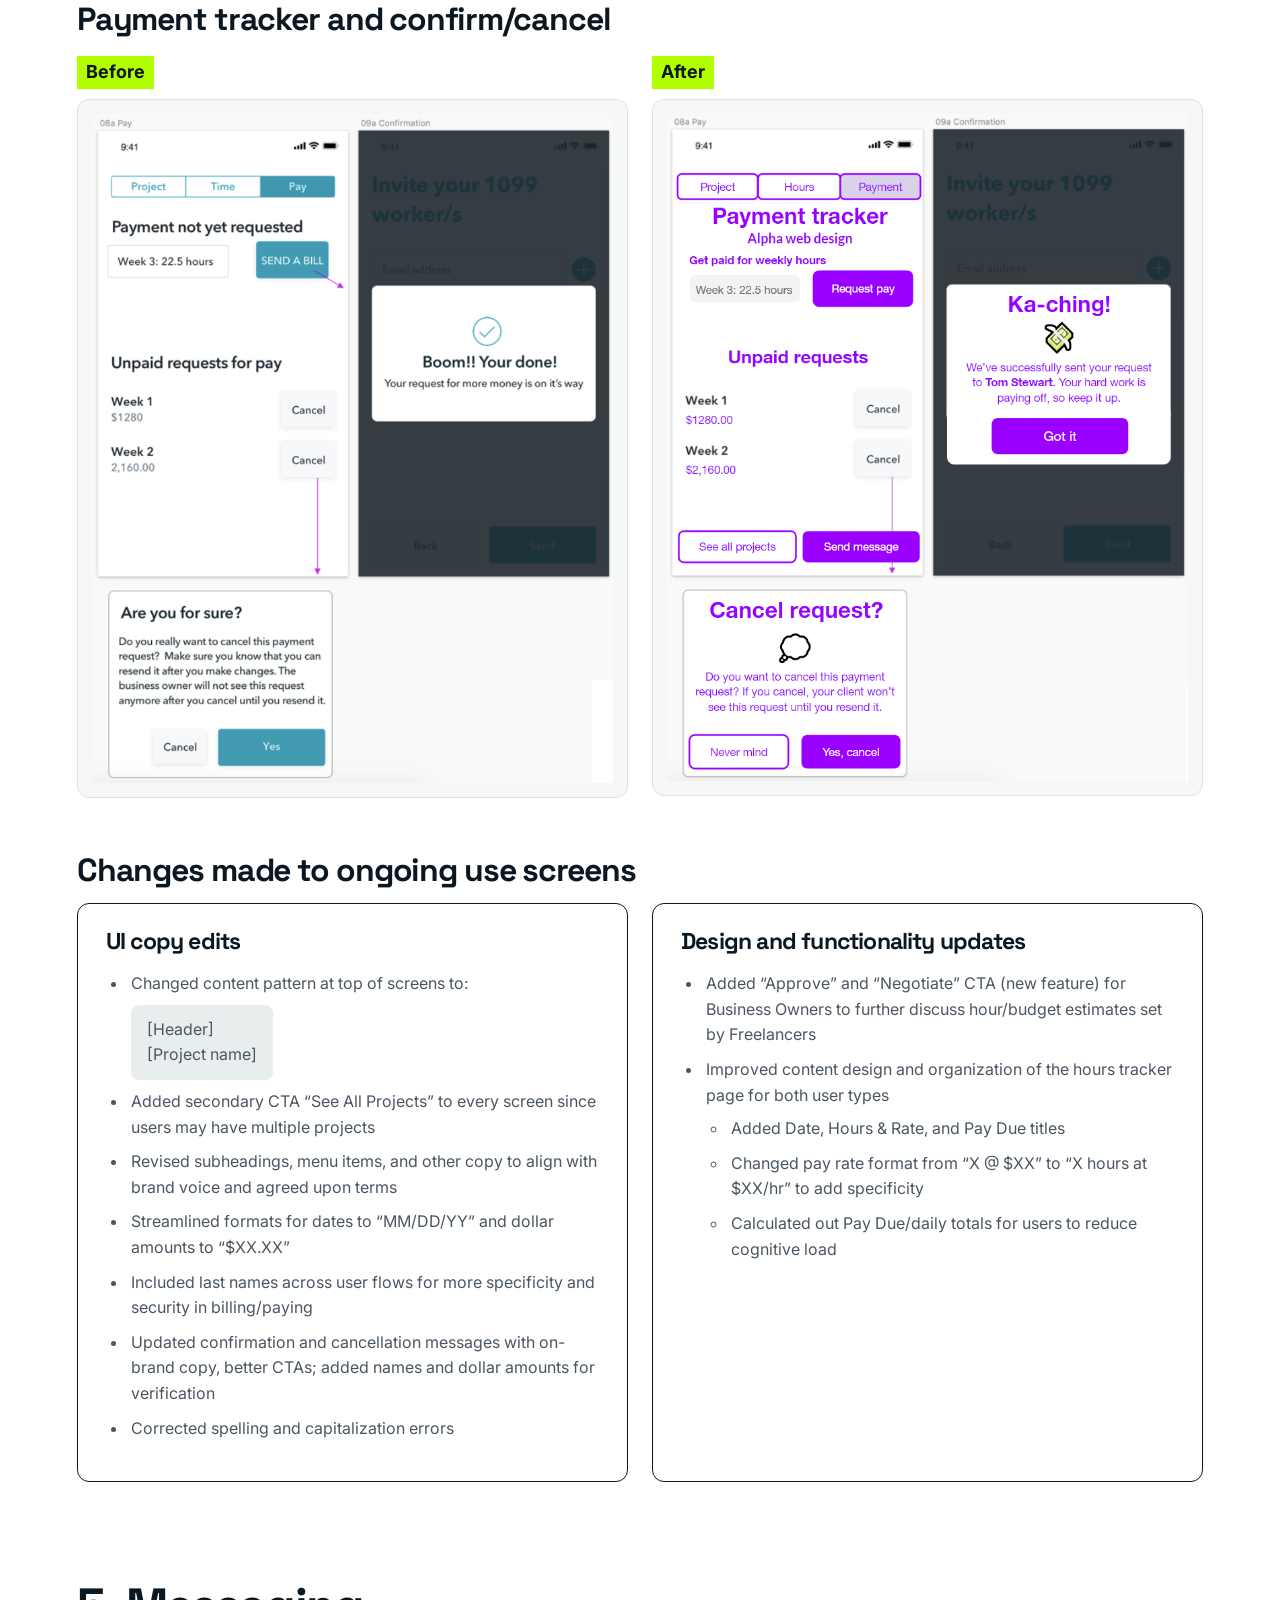
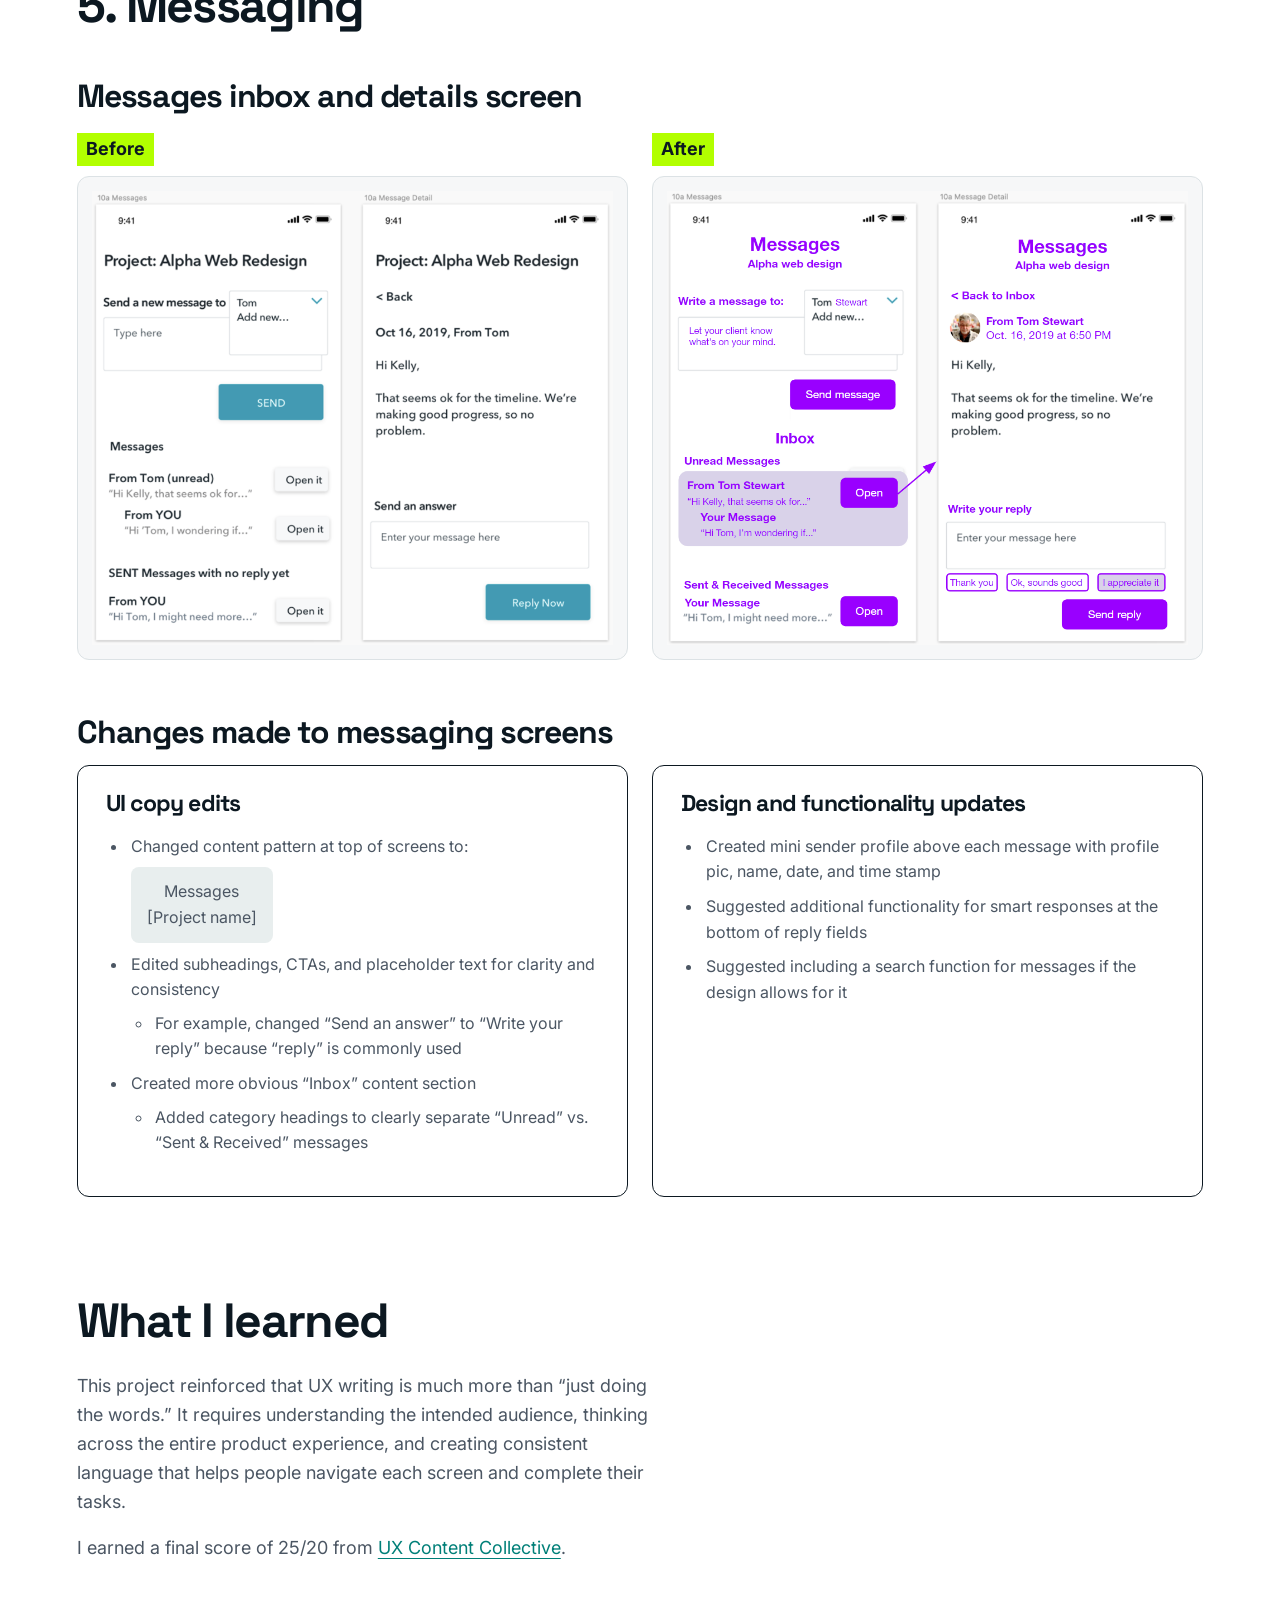
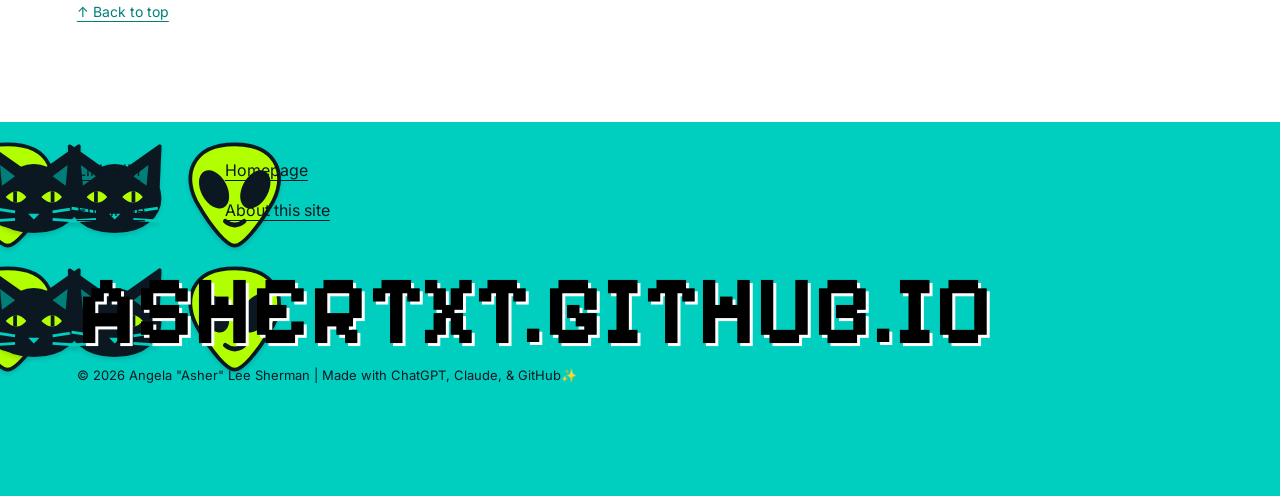
<file: handshake/index.html>
<!DOCTYPE html>

<html lang="en"><head><meta charset="utf-8"/><meta content="width=device-width, initial-scale=1" name="viewport"/><meta content="See how Asher refined UI copy and content design for a project tracker app as part of a UX writing certificate." name="description"/><title>Handshake app — UX writing project | Asher Lee Sherman</title><link href="https://fonts.googleapis.com" rel="preconnect"/><link crossorigin="" href="https://fonts.gstatic.com" rel="preconnect"/><link href="https://fonts.googleapis.com/css2?family=Pixelify+Sans:wght@600;700&amp;family=Inter:wght@400;500;600;700&amp;family=Martian+Mono:wght@400&amp;family=Space+Grotesk:wght@400;500;600;700&amp;display=swap" rel="stylesheet"/><link href="assets/case-study.css" rel="stylesheet"/><link href="assets/shared-shell.css" rel="stylesheet"/></head><body id="top"><div id="asher-home"><a class="skip-link" href="#main-content">Skip to content</a><header><a class="brand" href="https://ashertxt.github.io/">ashertxt.github.io</a><nav aria-label="Main navigation"><a href="https://ashertxt.github.io/#portfolio">Portfolio</a><a href="https://ashertxt.github.io/#experiments">Experiments</a><a href="https://ashertxt.github.io/#contact">Contact</a><span class="nav-icons"><a aria-label="LinkedIn" class="nav-linkedin" href="https://www.linkedin.com/in/asher27" rel="noopener noreferrer" target="_blank"><svg aria-hidden="true" viewBox="0 0 24 24"><rect fill="currentColor" height="20" rx="3" width="20" x="2" y="2"></rect><path d="M7 10V18M11 18V10M11 13C11 9 17 9 17 13V18" fill="none" stroke="white" stroke-width="2.2"></path><circle cx="7" cy="6.5" fill="white" r="1.3"></circle></svg></a><a aria-label="Email Asher" class="nav-linkedin nav-email" href="mailto:asherdoeswork@gmail.com"><svg aria-hidden="true" fill="none" stroke="currentColor" stroke-width="1.8" viewBox="0 0 24 24"><rect fill="white" height="16" rx="2" width="20" x="2" y="4"></rect><path d="M3 5L12 12L21 5"></path></svg></a></span></nav></header><main class="case-study" id="main-content" tabindex="-1"><div id="case-study"><section class="hero"><div class="wrap"><div class="eyebrow">UX writing / Concept project</div><h1>Handshake app<span aria-hidden="true"> 🤝</span></h1><div class="hero-overview-layout"><div class="hero-overview-copy"><p>Handshake is an all-in-one project management app connecting Freelancers and Business Owners. As part of my UX writing certification from UX Content Collective, I reviewed and revised its in-app copy. (<em>This case study features the Freelancer user flow.</em>)</p><div class="problem-accent"><h2 class="hero-problem">Challenge</h2><p>Make the experience <strong>clear, consistent, and approachable for two different user types,</strong> including people who may be low tech.</p></div></div><nav aria-label="Case study sections" class="jump hero-toc"><span class="jump-label">Jump to:</span><ul><li><a href="#tasks">What I worked on</a></li><li><a href="#terminology">User types and terminology</a></li><li><a href="#voice">Voice/tone guide</a></li><li><a href="#brand-copy">Brand copy examples</a></li><li><a class="marker-link" href="#ui-edits">Mobile app UI edits</a></li><li><a href="#lessons-learned">What I learned</a></li></ul></nav></div></div></section><section class="section" id="tasks"><div class="wrap"><div class="approach-tasks tasks-callout dark"><h2 class="">What I worked on</h2><div class="split"><div class="task-column"><h3><span class="comparison-highlight">UX writing</span></h3><ul><li>Defined brand voice and tone, as well as word usage and style guidelines</li><li>Created on-brand taglines and headlines</li><li>Edited UI copy and UX content for two user flows, from sign up to messaging screens</li></ul></div><div class="task-column"><h3><span class="comparison-highlight">Content design</span></h3><ul><li>Improved the design of content modules and UI elements in the wireframes</li><li>Proposed additional functionality to enhance the holistic user experience</li></ul></div></div></div><h2 class="principles-title">Guiding principles</h2><ul class="principle-list"><li class="principle-row"><span class="principle-icon"><svg aria-hidden="true" focusable="false" viewBox="0 0 64 64" xmlns="http://www.w3.org/2000/svg"><circle cx="21" cy="18" fill="#00A89D" r="9"></circle><path d="M5 50v-6a16 16 0 0 1 32 0v6z" fill="#00A89D"></path><circle cx="43" cy="18" fill="#B2FF00" r="9"></circle><path d="M27 50v-6a16 16 0 0 1 32 0v6z" fill="#B2FF00"></path></svg></span><div class="principle-copy"><h3>Write for both audiences</h3><p>Account for the needs of Freelancers and Business Owners.</p></div></li><li class="principle-row"><span class="principle-icon"><svg aria-hidden="true" focusable="false" viewBox="0 0 64 64" xmlns="http://www.w3.org/2000/svg"><path d="M7 53V38h13V25h13V12h14v41z" fill="#00A89D"></path><path d="M24 53V42h11V31h11V20h11v33z" fill="#B2FF00"></path></svg></span><div class="principle-copy"><h3>Lower the barrier to entry</h3><p>Use familiar language that works for people with different levels of technical experience, including new freelancers.</p></div></li><li class="principle-row"><span class="principle-icon"><svg aria-hidden="true" focusable="false" viewBox="0 0 64 64" xmlns="http://www.w3.org/2000/svg"><path d="M11 25A22 22 0 0 1 49 14l5-5v20H34l6-6a10 10 0 0 0-17 5z" fill="#00A89D"></path><path d="M53 39A22 22 0 0 1 15 50l-5 5V35h20l-6 6a10 10 0 0 0 17-5z" fill="#B2FF00"></path></svg></span><div class="principle-copy"><h3>Build consistency</h3><p>Establish a shared vocabulary and voice across the experience.</p></div></li></ul></div></section><section class="section" id="terminology"><div class="wrap"><h2 class="jump-heading">User types and terminology</h2><p>Handshake simplifies billing and paying tasks for Freelancers and Business Owners. So what words do they use to talk about money? I conducted secondary research to identify terminology unique to each user type, along with words shared in common.</p><div class="split"><div class="tile user-type-card"><h3>Freelancers</h3><p>Invite Business Owners to project, provide quotes and payment rates, track hours, request payments</p><p class="user-type-words"><strong>Words used:</strong> charge, billable hours, hourly vs. fixed rate, project pricing/per project rate, invoice, log/track hours</p></div><div class="tile user-type-card"><h3>Business Owners</h3><p>Accept invites, write project descriptions, review budgets, oversee progress, send payments</p><p class="user-type-words"><strong>Words used:</strong> contract, payroll, billing, one time vs. recurring payment</p></div></div><div class="tile shared-terminology"><p><strong>Shared terminology:</strong> negotiation, expectations, requirements, agreement, budget, payment, timeline, project goals, outcomes, scope of work, pay rate, deadline</p></div><div class="word-choice-intro"><h3>From research to word choices</h3><p>These findings informed my terminology guidelines for both user flows. Below are the words I recommended and why.</p></div><div class="term-table-frame"><table aria-label="Recommended terminology and rationale" class="term-table"><thead><tr><th scope="col">Approved words</th><th scope="col">Rationale</th></tr></thead><tbody><tr><td><strong>Freelancer</strong><small>not self-employed, contractor, or 1099 employee</small></td><td>We want to keep things simple and “freelancer” is widely recognized.</td></tr><tr><td><strong>Business Owner</strong><small>not CEO or entrepreneur</small></td><td>“Business owner” is all encompassing and describes the intended target user.</td></tr><tr><td><strong>Time/budget/project tracker</strong><small>instead of words like “time punch”</small></td><td>“Tracker” works with many words, while “time punch” is too specific.</td></tr><tr><td><strong>Request, send (payment)</strong><small>not charge, demand, claim, collect</small></td><td>“Request” and “send” pair well together and have a neutral connotation.</td></tr><tr><td><strong>Pay rate, hourly rate, project budget</strong><small>not fixed rate, flat fee, installments</small></td><td>Freelancers will track hours worked in the app and “rate” is straightforward.</td></tr><tr><td><strong>Approve, negotiate (a budget)</strong><small>instead of words like “dispute”</small></td><td>“Dispute” sounds negative; the UI copy should encourage users to take action.</td></tr></tbody></table></div></div></section><section class="section no-divider-after voice-group-start" id="voice"><div class="wrap"><h2 class="jump-heading">Handshake voice/tone guide</h2><div class="voice-traits"><div class="voice-trait"><div class="voice-trait-heading"><svg aria-hidden="true" class="voice-trait-icon" focusable="false" viewBox="0 0 48 48"><path d="M3 3H32V25H15L6 33V25H3Z" fill="#007f78"></path><path d="M18 19H46V40H43V47L34 40H18Z" fill="#b2ff00"></path></svg><h3>Professional, but friendly and conversational</h3></div><p>We won't crack jokes, but we're not stone-faced, either. We feel like a <strong>long-time, trustworthy business partner</strong> (or coworker) who's by your side every step of the way.</p></div><div class="voice-trait"><div class="voice-trait-heading"><svg aria-hidden="true" class="voice-trait-icon" focusable="false" viewBox="0 0 48 48"><path d="M3 24L15 12L27 24H19V45H11V24Z" fill="#007f78"></path><path d="M19 13L31 1L43 13H35V34H27V13Z" fill="#b2ff00" transform="translate(-6 3)"></path></svg><h3>Motivational, reassuring</h3></div><p>We want our freelancers to feel like they're in control. We'll cheer them on with a <strong>“You got this!” attitude,</strong> and help them finish project tasks.</p><p>We also encourage business owners to be <strong>proactive</strong> with the platform.</p></div><div class="voice-trait"><div class="voice-trait-heading"><svg aria-hidden="true" class="voice-trait-icon" focusable="false" viewBox="0 0 48 48"><path d="M24 2L30 18L46 24L30 30L24 46L18 30L2 24L18 18Z" fill="#007f78"></path><path d="M35 1L39 10L48 14L39 18L35 27L31 18L22 14L31 10Z" fill="#b2ff00"></path></svg><h3>Upbeat, positive</h3></div><p>Our users' success and growth is always reason for celebration. We're vocal about <strong>how much we care.</strong> We may sometimes use expressive emojis in our copy 😉 and show enthusiasm with a well-placed exclamation point.</p></div></div></div></section><section class="section voice-group-continuation" id="brand-copy"><div class="wrap"><h2 class="jump-heading">Brand copy examples</h2><div class="examples"><div class="tile"><h3>Taglines</h3><p>Get Things Done, Get Paid.</p><p>Billing and Paying Made Simple.</p><p>Billing and Paying Made Easy.</p><p>We Manage Payments so You Can Master Projects.</p></div><div class="tile"><h3>Simple headlines</h3><p><strong>Your Digital Workspace</strong>Manage projects and payments with ease.</p><p><strong>Get Things Done</strong>Manage projects and payments with no fuss.</p><p><strong>Welcome to Handshake</strong>We help you get work done — simply.</p></div><div class="tile"><h3>Playful headlines or onboarding copy</h3><p><strong>One Handshake</strong>Multiple projects managed digitally.</p><p><strong>Beat Deadlines</strong>Save time by tracking project progress.</p><p><strong>No Fuss Finances</strong>Manage billing and paying in one place.</p></div></div></div></section><section class="flow-head" id="ui-edits"><div class="wrap"><div class="flow-overview-layout"><div><h2 class="jump-heading">Handshake app UI edits</h2><h3>Freelancer user flow</h3><p>For each mobile screen, I made improvements based on the brand voice and tone, user personas, and UX writing principles. My edits aren’t confined to the UI copy, but consider content hierarchy and design elements as well.</p></div><nav aria-label="Mobile UI edits" class="jump flow-toc"><span class="jump-label">Jump to:</span><ul><li><a href="#signup">1. Sign up &amp; log in</a></li><li><a href="#setup">2. Set up</a></li><li><a href="#confirmation">3. Confirmation message</a></li><li><a href="#ongoing">4. Ongoing use</a></li><li><a href="#messaging">5. Messaging</a></li></ul></nav></div></div></section><section class="flow-section" id="signup"><div class="wrap"><h2 class="jump-heading">1. Sign up</h2><div class="comparison"><h3>Welcome/launch screen and sign up form</h3><div class="compare-grid"><figure><figcaption><span class="comparison-highlight">Before</span></figcaption><div class="shot"><img alt="Welcome/launch screen and sign up form before" height="739" loading="lazy" src="assets/01A-Handshake_SignUp_Before.png" width="865"/></div></figure><figure><figcaption><span class="comparison-highlight">After</span></figcaption><div class="shot"><img alt="Welcome/launch screen and sign up form after" height="740" loading="lazy" src="assets/01B-Handshake_SignUp_After.png" width="868"/></div></figure></div></div><div class="comparison"><h3>Account set up message</h3><div class="compare-grid"><figure><figcaption><span class="comparison-highlight">Before</span></figcaption><div class="shot"><img alt="Account set up message before" height="310" loading="lazy" src="assets/01C-Handshake_AccountSetUp_Before.png" width="750"/></div></figure><figure><figcaption><span class="comparison-highlight">After</span></figcaption><div class="shot"><img alt="Account set up message after" height="312" loading="lazy" src="assets/01D-Handshake_AccountSetUp_After.png" width="752"/></div></figure></div></div><h3>Changes made to sign up screens</h3><div class="notes-grid"><div class="note"><h4>UI copy edits</h4><ul><li>Replaced “1099 Contractor” with user type terminology</li><li>Added on-brand headline and tagline to welcome screen</li><li>Revised titles and CTA text to match brand voice</li></ul></div><div class="note"><h4>Form design updates</h4><ul><li>Added name form field</li><li>Changed placeholder text and added fixed labels</li><li>Included instructions and “hide” option for password</li></ul></div><div class="note note-additional"><h4>Additional recommendations (not shown above)</h4><ul><li>Show differences between new vs. existing user flow</li><li>Allow one-click email or social media login</li><li>Update the logo so that it’s unique to the brand</li></ul></div></div><div class="callout login-exploration"><p class="exploration-intro">So we’ve got the sign up figured out.</p><p class="quote"><strong>What if I… design the log in? 🤔</strong></p><p>Beyond the project requirements, I mocked up additional screens to explore the returning-user experience and social login options.</p></div><div class="comparison"><h3>Sign up vs. log in</h3><figure style="margin:0;max-width:850px"><div class="shot"><img alt="Sign up versus log in exploration" height="736" loading="lazy" src="assets/01E-Handshake_SignUpLogIn.png" width="1120"/></div></figure></div><h3>A few notes</h3><div class="notes-grid"><div class="note"><h4>UI copy decisions</h4><ul><li>Used “log in” to avoid confusion between sign up and sign in terminology</li><li>Changed heading to “Nice to see you again” to keep things short and sweet</li><li>Added “Forgot password?” under the form field because it’s necessary and expected by users</li></ul></div><div class="note"><h4>Design decisions</h4><ul><li>Added “Log in” ghost button as secondary action on the welcome screen</li><li>Suggested “Remember me” functionality so that users don’t have to log in again and again</li><li>Included “Or log in with” social login options below the traditional form fields</li></ul></div></div></div></section><section class="flow-section" id="setup"><div class="wrap"><h2 class="jump-heading">2. Set up</h2><div class="comparison"><h3>Project info and payment preferences</h3><div class="compare-grid"><figure><figcaption><span class="comparison-highlight">Before</span></figcaption><div class="shot"><img alt="Project info and payment preferences before" height="815" loading="lazy" src="assets/02A-Handshake_ProjectInfoandPaymentPreferences_Freelancer_Before.png" width="952"/></div></figure><figure><figcaption><span class="comparison-highlight">After</span></figcaption><div class="shot"><img alt="Project info and payment preferences after" height="814" loading="lazy" src="assets/02B-Handshake_ProjectInfoandPaymentPreferences_Freelancer_After.png" width="950"/></div></figure></div></div><div class="comparison"><h3>Payment set up and invite screen</h3><div class="compare-grid"><figure><figcaption><span class="comparison-highlight">Before</span></figcaption><div class="shot"><img alt="Payment set up and invite screen before" height="813" loading="lazy" src="assets/02C-Handshake_PaymentSetupInviteScreen_Freelancer_Before.png" width="929"/></div></figure><figure><figcaption><span class="comparison-highlight">After</span></figcaption><div class="shot"><img alt="Payment set up and invite screen after" height="812" loading="lazy" src="assets/02D-Handshake_PaymentSetupInviteScreen_Freelancer_After.png" width="926"/></div></figure></div></div><h3>Changes made to set up screens</h3><div class="notes-grid"><div class="note"><h4>UI copy edits</h4><ul><li>Changed headings to start with verbs (parallelism) and added short, helpful copy</li><li>Updated CTAs to “Go back” and “Continue”</li><li>Revised form field titles and added more instructive placeholder text</li><li>Changed “+” icon to “+Add” button for clarity</li><li>Fixed spelling and grammar errors</li></ul></div><div class="note"><h4>Design and functionality updates</h4><ul><li>Differentiated user flows so that Business Owners create projects while Freelancers join them</li><li>Added currency selector for possible internationalization of Handshake</li><li>Redesigned payment preferences screen to show options in large, easy-to-click squares</li><li>Added “Find an existing member” to the invite screen to account for people already on the app</li><li>Improved visual interest with illustrations</li></ul></div></div></div></section><section class="flow-section" id="confirmation"><div class="wrap"><h2 class="jump-heading">3. Confirmation message</h2><div class="comparison"><div class="compare-grid"><figure><figcaption><span class="comparison-highlight">Before</span></figcaption><div class="shot"><div class="confirmation-crop"><img alt="Confirmation message before" height="842" loading="lazy" src="assets/03A-Handshake_ConfirmationMessage_Freelancer_Before.png" width="548"/></div></div></figure><figure><figcaption><span class="comparison-highlight">After</span></figcaption><div class="shot"><div class="confirmation-crop"><img alt="Confirmation message after" height="844" loading="lazy" src="assets/03B-Handshake_ConfirmationMessage_Freelancer_After.png" width="548"/></div></div></figure></div></div><h3>Changes made to confirmation message</h3><div class="notes-grid"><div class="note"><h4>UI copy edits</h4><ul><li>Changed header to “Success!” to motivate users and mark a high point in their journey</li><li>Revised copy to clearly explain what confirmation means and what users can do next</li><li>Added “Got it” CTA to make it easier to exit</li></ul></div><div class="note"><h4>More suggestions</h4><ul><li>Added fun emoji that reflects the message’s tone</li><li>Consider an “X” in the upper right as another way to close the message (not shown above)</li></ul></div></div></div></section><section class="flow-section" id="ongoing"><div class="wrap"><h2 class="jump-heading">4. Ongoing use</h2><div class="comparison"><h3>Project overview and hours tracker</h3><div class="compare-grid"><figure><figcaption><span class="comparison-highlight">Before</span></figcaption><div class="shot"><img alt="Project overview and hours tracker before" height="989" loading="lazy" src="assets/04A-Handshake_ProjectOverviewHoursTracker_Freelancer_Before.png" width="780"/></div></figure><figure><figcaption><span class="comparison-highlight">After</span></figcaption><div class="shot"><img alt="Project overview and hours tracker after" height="997" loading="lazy" src="assets/04B-Handshake_ProjectOverviewHoursTracker_Freelancer_After.png" width="810"/></div></figure></div></div><div class="comparison"><h3>Payment tracker and confirm/cancel</h3><div class="compare-grid"><figure><figcaption><span class="comparison-highlight">Before</span></figcaption><div class="shot"><img alt="Payment tracker and confirm/cancel before" height="994" loading="lazy" src="assets/04C-Handshake_PaymentTracker_Freelancer_Before.png" width="775"/></div></figure><figure><figcaption><span class="comparison-highlight">After</span></figcaption><div class="shot"><img alt="Payment tracker and confirm/cancel after" height="990" loading="lazy" src="assets/04D-Handshake_PaymentTracker_Freelancer_After.png" width="774"/></div></figure></div></div><h3>Changes made to ongoing use screens</h3><div class="notes-grid"><div class="note"><h4>UI copy edits</h4><ul><li>Changed content pattern at top of screens to: <span class="code-example">[Header]<br/>[Project name]</span></li><li>Added secondary CTA “See All Projects” to every screen since users may have multiple projects</li><li>Revised subheadings, menu items, and other copy to align with brand voice and agreed upon terms</li><li>Streamlined formats for dates to “MM/DD/YY” and dollar amounts to “$XX.XX”</li><li>Included last names across user flows for more specificity and security in billing/paying</li><li>Updated confirmation and cancellation messages with on-brand copy, better CTAs; added names and dollar amounts for verification</li><li>Corrected spelling and capitalization errors</li></ul></div><div class="note"><h4>Design and functionality updates</h4><ul><li>Added “Approve” and “Negotiate” CTA (new feature) for Business Owners to further discuss hour/budget estimates set by Freelancers</li><li>Improved content design and organization of the hours tracker page for both user types<ul><li>Added Date, Hours &amp; Rate, and Pay Due titles</li><li>Changed pay rate format from “X @ $XX” to “X hours at $XX/hr” to add specificity</li><li>Calculated out Pay Due/daily totals for users to reduce cognitive load</li></ul></li></ul></div></div></div></section><section class="flow-section" id="messaging"><div class="wrap"><h2 class="jump-heading">5. Messaging</h2><div class="comparison"><h3>Messages inbox and details screen</h3><div class="compare-grid"><figure><figcaption><span class="comparison-highlight">Before</span></figcaption><div class="shot"><img alt="Messages inbox and details screen before" height="817" loading="lazy" src="assets/05A-Handshake_MessagesInbox_Freelancer_Before.png" width="937"/></div></figure><figure><figcaption><span class="comparison-highlight">After</span></figcaption><div class="shot"><img alt="Messages inbox and details screen after" height="813" loading="lazy" src="assets/05B-Handshake_MessagesInbox_Freelancer_After.png" width="933"/></div></figure></div></div><h3>Changes made to messaging screens</h3><div class="notes-grid"><div class="note"><h4>UI copy edits</h4><ul><li>Changed content pattern at top of screens to: <span class="code-example centered-pattern">Messages<br/>[Project name]</span></li><li>Edited subheadings, CTAs, and placeholder text for clarity and consistency<ul><li>For example, changed “Send an answer” to “Write your reply” because “reply” is commonly used</li></ul></li><li>Created more obvious “Inbox” content section<ul><li>Added category headings to clearly separate “Unread” vs. “Sent &amp; Received” messages</li></ul></li></ul></div><div class="note"><h4>Design and functionality updates</h4><ul><li>Created mini sender profile above each message with profile pic, name, date, and time stamp</li><li>Suggested additional functionality for smart responses at the bottom of reply fields</li><li>Suggested including a search function for messages if the design allows for it</li></ul></div></div></div></section><section class="section" id="what-i-learned"><div class="wrap"><h2 class="jump-heading" id="lessons-learned">What I learned</h2><p>This project reinforced that UX writing is much more than “just doing the words.” It requires understanding the intended audience, thinking across the entire product experience, and creating consistent language that helps people navigate each screen and complete their tasks.</p><p>I earned a final score of 25/20 from <a href="https://uxcontent.com/fundamentals-of-ux-writing-course/">UX Content Collective</a>.</p><a class="top-link" href="#top">↑ Back to top</a></div></section></div></main><footer class="site-footer"><div class="footer-columns"><div><a class="footer-link" href="https://www.linkedin.com/in/asher27" rel="noopener noreferrer" target="_blank">LinkedIn</a><a class="footer-link" href="mailto:asherdoeswork@gmail.com">Email me</a></div><div><a class="footer-link" href="https://ashertxt.github.io/">Homepage</a><button aria-haspopup="dialog" class="footer-link" data-about-site="" type="button">About this site</button></div></div><div class="footer-wordmark"><span>ASHERTXT<span class="wordmark-domain">.GITHUB.IO</span></span></div><p class="footer-copyright">© 2026 Angela "Asher" Lee Sherman | Made with ChatGPT, Claude, &amp; GitHub✨</p><div aria-label="Alien and cat playground" class="footer-play"></div></footer></div><dialog aria-labelledby="about-site-title" id="about-site-notice"><h2 id="about-site-title">Coming soon</h2><p>This page is still being prepared.</p><form method="dialog"><button type="submit">Close</button></form></dialog><script src="assets/footer-play.js"></script><script>document.querySelector('[data-about-site]').addEventListener('click',()=>document.getElementById('about-site-notice').showModal());document.querySelector('.skip-link').addEventListener('click',()=>document.getElementById('main-content').focus({preventScroll:true}));</script></body></html>
</file>
<file: assets/site.css>
/* Shared site styles. Responsive and interaction rules preserve the original cascade. */

html {
  scroll-behavior: smooth;
}

body {
  margin: 0;
  background: #fff;
}

#asher-home {
  margin: auto;
  border-radius: 0 !important;
  font-family: Inter,Arial,sans-serif !important;
}

#asher-home h1 {
  font-family: "Space Grotesk",Arial,sans-serif;
}

#asher-home h2 {
  font-family: "Space Grotesk",Arial,sans-serif;
}

#asher-home h3 {
  font-family: "Space Grotesk",Arial,sans-serif;
}

#asher-home .steps {
  height: 180px;
  overflow: hidden;
  position: relative;
}

#asher-home .steps img {
  display: block;
}

#asher-home .steps img {
  transform: rotate(180deg);
}

#asher-home section.content {
  padding-top: 65px;
  padding-bottom: 65px;
}

#asher-home .lab {
  padding-top: 65px;
  padding-bottom: 65px;
}

a:focus-visible {
  outline: 3px solid #007f78;
  outline-offset: 5px;
}

button:focus-visible {
  outline: 3px solid #007f78;
  outline-offset: 5px;
}

@media (prefers-reduced-motion:reduce) {
  html {
    scroll-behavior: auto;
  }
}

@media (max-width:560px) {
  #asher-home .steps {
    height: 90px;
  }
}

#asher-home {
  --ink: #0c1821;
  --paper: #fff;
  --lime: #b2ff00;
  --teal: #007f78;
  color: var(--ink);
  background: var(--paper);
  font-family: Arial,sans-serif;
  font-size: 16px;
  line-height: 1.5;
  border-radius: 8px;
}

#asher-home * {
  box-sizing: border-box;
}

#asher-home a {
  color: inherit;
  text-underline-offset: 4px;
}

#asher-home header {
  padding: 22px 6%;
  display: flex;
  align-items: center;
  justify-content: space-between;
  gap: 20px;
  border-bottom: 1px solid #dce2e5;
}

#asher-home .brand {
  font-weight: 700;
  text-decoration: none;
  letter-spacing: -.7px;
}

#asher-home nav {
  display: flex;
  gap: 20px;
  flex-wrap: wrap;
}

#asher-home .hero {
  padding: 64px 6% 50px;
  display: grid;
  gap: 24px;
  align-items: center;
}

#asher-home .eyebrow {
  font: 12px monospace;
  letter-spacing: 1.5px;
  text-transform: uppercase;
  color: var(--teal);
}

#asher-home h1 {
  font-size: clamp(42px,7vw,72px);
  line-height: 1.02;
  letter-spacing: -3px;
  margin: 18px 0 22px;
  font-weight: 700;
}

#asher-home h2 {
  font-size: 30px;
  line-height: 1.15;
  letter-spacing: -1px;
  margin: 8px 0 20px;
}

#asher-home h3 {
  font-size: 21px;
  line-height: 1.2;
  margin: 14px 0 8px;
}

#asher-home p {
  margin: 0 0 20px;
}

#asher-home .intro {
  max-width: 470px;
}

#asher-home .actions {
  display: flex;
  gap: 20px;
  flex-wrap: wrap;
  margin-top: 26px;
}

#asher-home .action {
  border: 1px solid var(--ink);
  text-decoration: none;
}

#asher-home .action.primary {
  background: var(--ink);
  color: white;
}

#asher-home .art {
  position: relative;
  min-height: 270px;
  display: grid;
  place-items: center;
}

#asher-home .orbit {
  position: absolute;
  width: 85%;
  height: 80%;
  border: 2px solid var(--teal);
  border-radius: 45% 60% 38% 55%;
  transform: rotate(-25deg);
}

#asher-home .orbit:nth-child(2) {
  width: 72%;
  height: 66%;
  transform: rotate(-10deg);
}

#asher-home .orbit:nth-child(3) {
  width: 59%;
  height: 53%;
  border-color: var(--ink);
  transform: rotate(10deg);
}

#asher-home .alien {
  font-size: 78px;
  z-index: 1;
  transform: rotate(10deg);
}

#asher-home .spark {
  position: absolute;
  right: 5%;
  top: 0;
  font-size: 65px;
  color: var(--teal);
}

#asher-home section.content {
  padding: 44px 6%;
}

#asher-home .meta {
  font: 11px monospace;
  text-transform: uppercase;
  letter-spacing: 1px;
  color: #596574;
}

#asher-home .lab {
  background: var(--ink);
  color: #fff;
  padding: 44px 6%;
}

#asher-home .lab .eyebrow {
  color: var(--lime);
}

#asher-home .lab-intro {
  color: #c7d0d6;
}

#asher-home .experiments {
  display: grid;
  grid-template-columns: 1fr 1fr;
  gap: 24px;
}

#asher-home .toy {
  height: 160px;
  display: grid;
  place-items: center;
  font-size: 54px;
  background: #1b303b;
  border-radius: 3px;
}

#asher-home .toy.charms {
  background: #eadcf2;
  letter-spacing: 8px;
}

#asher-home .toy.skater {
  background: var(--lime);
  font-size: 65px;
}

#asher-home .lab .meta {
  color: #b9c7cd;
}

#asher-home .lab p {
  color: #c7d0d6;
}

#asher-home footer {
  padding: 24px 6%;
  background: var(--lime);
  display: flex;
  justify-content: space-between;
  gap: 18px;
  flex-wrap: wrap;
}

@media (max-width:560px) {
  #asher-home header {
    align-items: flex-start;
    flex-direction: column;
  }
  #asher-home nav {
    gap: 16px;
  }
  #asher-home .art {
    min-height: 180px;
    max-width: 240px;
    width: 100%;
    margin: auto;
  }
  #asher-home h1 {
    font-size: 48px;
  }
  #asher-home .experiments {
    grid-template-columns: 1fr;
  }
}

#asher-home {
  max-width: none;
  width: 100%;
  overflow: hidden;
}

#asher-home header {
  padding-left: max(6%,calc((100% - 1180px)/2));
  padding-right: max(6%,calc((100% - 1180px)/2));
}

#asher-home .hero {
  padding-left: max(6%,calc((100% - 1180px)/2));
  padding-right: max(6%,calc((100% - 1180px)/2));
}

#asher-home section.content {
  padding-left: max(6%,calc((100% - 1180px)/2));
  padding-right: max(6%,calc((100% - 1180px)/2));
}

#asher-home .lab {
  padding-left: max(6%,calc((100% - 1180px)/2));
  padding-right: max(6%,calc((100% - 1180px)/2));
}

#asher-home footer {
  padding-left: max(6%,calc((100% - 1180px)/2));
  padding-right: max(6%,calc((100% - 1180px)/2));
}

#asher-home .steps img {
  width: 100%;
  height: 100%;
  object-fit: fill;
}

#asher-home .portfolio-intro {
  margin: 0 auto 65px;
}

#asher-home .portfolio-intro h2 {
  font-size: clamp(32px,4vw,48px);
  margin: 14px 0 20px;
}

#asher-home .portfolio-intro>p {
  margin: 0 auto 28px;
}

#asher-home .portfolio-intro .action {
  display: inline-block;
}

@media (max-width:560px) {
  #asher-home .portfolio-intro {
    margin-bottom: 40px;
  }
}

#asher-home .hero {
  grid-template-columns: minmax(0,2fr) minmax(0,1fr);
}

#asher-home .hero h1 {
  white-space: nowrap;
  letter-spacing: -2px;
}

@media (max-width:560px) {
  #asher-home .hero {
    grid-template-columns: 1fr;
  }
}

#asher-home .eyebrow {
  font-family: "Martian Mono",monospace;
  font-size: 14px;
  line-height: 1.5;
}

#asher-home .meta {
  font-family: "Martian Mono",monospace;
  font-size: 14px;
  line-height: 1.5;
}

#asher-home footer {
  font-size: 14px;
}

#asher-home p {
  font-size: 18px;
  line-height: 1.6;
}

#asher-home .intro {
  font-size: 18px;
  line-height: 1.6;
}

#asher-home .lab p {
  font-size: 18px;
  line-height: 1.6;
}

#asher-home .portfolio-intro>p {
  font-size: 18px;
  line-height: 1.6;
}

#asher-home nav {
  font-size: 16px;
}

#asher-home nav a {
  text-decoration: underline;
}

#asher-home nav a {
  transition: color 140ms ease,background-color 140ms ease,border-color 140ms ease;
}

#asher-home .action {
  transition: color 140ms ease,background-color 140ms ease,border-color 140ms ease;
}

@media (hover:hover) {
  #asher-home nav a:hover {
    color: #007f78;
  }
  #asher-home .lab a:not(.action):hover {
    color: #00cfc0;
  }
  #asher-home .action:hover {
    background: #b2ff00;
    color: #0c1821;
    border-color: #0c1821;
  }
  #asher-home .action.primary:hover {
    background: #b2ff00;
    color: #0c1821;
    border-color: #0c1821;
  }
}

#asher-home a:focus-visible {
  outline: 3px solid #007f78;
  outline-offset: 4px;
}

#asher-home .lab a:focus-visible {
  outline-color: #00cfc0;
}

@media (prefers-reduced-motion:reduce) {
  #asher-home nav a {
    transition: none;
  }
  #asher-home .action {
    transition: none;
  }
}

#asher-home .intro {
  color: #4b5663;
}

#asher-home .portfolio-intro>p {
  color: #4b5663;
}

#asher-home .hero h1 {
  font-size: clamp(22px,3.4vw,49px);
}

#asher-home .phrase-stack {
  display: inline-grid;
  vertical-align: bottom;
}

#asher-home .phrase {
  grid-area: 1/1;
  opacity: 0;
  visibility: hidden;
}

#asher-home .phrase.active {
  opacity: 1;
  visibility: visible;
}

#asher-home .phrase.leaving {
  opacity: 0;
  visibility: visible;
}

#asher-home .headline-controls {
  display: flex;
  align-items: center;
  gap: 2px;
  margin: -10px 0 12px;
}

#asher-home .headline-controls[hidden] {
  display: none;
}

#asher-home .headline-controls button {
  display: grid;
  place-items: center;
  width: 32px;
  height: 32px;
  padding: 0;
  border: 0;
  background: transparent;
  color: #0c1821;
  cursor: pointer;
  border-radius: 5px;
}

#asher-home .phrase-dot span {
  width: 8px;
  height: 8px;
  border: 1px solid #007f78;
  border-radius: 50%;
  background: transparent;
}

#asher-home .phrase-dot[aria-pressed="true"] span {
  background: #007f78;
  box-shadow: 0 0 0 2px #fff,0 0 0 3px #007f78;
}

#asher-home .headline-controls button:hover {
  background: #b2ff00;
}

#asher-home .headline-controls button:focus-visible {
  outline: 3px solid #007f78;
  outline-offset: 2px;
}

@media (pointer:coarse) {
  #asher-home .headline-controls button {
    width: 44px;
    height: 44px;
  }
}

#asher-home .playback-icon {
  display: block;
  width: 12px;
  height: 14px;
  border-left: 4px solid currentColor;
  border-right: 4px solid currentColor;
}

#asher-home .headline-play.is-paused .playback-icon {
  width: 0;
  height: 0;
  border-left: 11px solid currentColor;
  border-right: 0;
  border-top: 7px solid transparent;
  border-bottom: 7px solid transparent;
}

#asher-home h1 {
  margin-top: 0;
}

#asher-home h2 {
  margin-top: 0;
}

#asher-home h3 {
  margin-top: 0;
}

#asher-home .portfolio-intro h2 {
  margin-top: 0;
}

#asher-home .hero {
  min-height: 0;
  padding-top: 96px;
}

@media (max-width:560px) {
  #asher-home .hero {
    padding-top: 56px;
    padding-bottom: 56px;
  }
}

#asher-home .phrase {
  filter: blur(5px);
}

@media (prefers-reduced-motion:reduce) {
  #asher-home .phrase {
    transform: none;
  }
}

#asher-home .phrase {
  transform: none;
  transition: opacity 180ms ease,filter 1500ms ease,visibility 700ms;
}

#asher-home .phrase.active {
  transform: none;
  filter: blur(0);
}

#asher-home .phrase.leaving {
  transform: none;
  filter: blur(0);
  transition: opacity 180ms ease,visibility 180ms;
}

@media (prefers-reduced-motion:reduce) {
  #asher-home .phrase {
    transition: none;
    filter: none;
  }
  #asher-home .phrase.leaving {
    transition: none;
    filter: none;
  }
}

#asher-home .eyebrow + h2 {
  margin-top: 16px;
}

#asher-home .eyebrow + h3 {
  margin-top: 16px;
}

#asher-home .portfolio-intro .eyebrow + h2 {
  margin-top: 16px;
}

#asher-home .experiments article h3 {
  margin-top: 16px;
}

#asher-home .hero {
  position: relative;
  isolation: isolate;
  overflow: hidden;
}

@media (min-width:1100px) {
  #asher-home .hero::before {
    content: "";
    position: absolute;
    z-index: -1;
    pointer-events: none;
  }
  #asher-home .hero::after {
    content: "";
    position: absolute;
    z-index: -1;
    pointer-events: none;
  }
}

#asher-home .portfolio-request {
  border-top: 1px solid #0c1821;
  border-bottom: 1px solid #0c1821;
  align-items: center;
}

#asher-home .request-action {
  display: flex;
  flex-direction: column;
  align-items: center;
  gap: 15px;
}

#asher-home .request-action .action {
  display: inline-block;
  text-align: center;
}

#asher-home .request-action span {
  font-size: 14px;
  color: #4b5663;
  text-align: center;
}

@media (max-width:800px) {
  #asher-home .request-action {
    align-items: flex-start;
  }
}

@media (max-width:560px) {
  #asher-home #portfolio {
    padding-top: 48px;
    padding-bottom: 56px;
  }
}

#asher-home .portfolio-request {
  position: relative;
  display: grid;
  background: #0c1821;
  color: #fff;
  border: 1px solid #0c1821;
  border-radius: 28px;
  padding: 44px 46px;
  overflow: hidden;
}

#asher-home .portfolio-request .eyebrow {
  color: #b2ff00;
}

#asher-home .portfolio-request h3 {
  line-height: 1.15;
  margin: 20px 0;
}

#asher-home .portfolio-request p {
  color: #c7d0d6;
  max-width: 490px;
}

#asher-home .portfolio-request .action.primary {
  background: #fff;
  color: #0c1821;
  border-color: #fff;
}

@media (hover:hover) {
  #asher-home .portfolio-request .action.primary:hover {
    background: #b2ff00;
    border-color: #b2ff00;
    color: #0c1821;
  }
}

#asher-home .portfolio-request a:focus-visible {
  outline-color: #00cfc0;
}

@media (max-width:800px) {
  #asher-home .portfolio-request {
    padding: 32px;
  }
  #asher-home .portfolio-request h3 {
    font-size: 30px;
  }
}

#asher-home .portfolio-request {
  grid-template-columns: minmax(0,1.7fr) minmax(0,1fr);
  gap: 40px;
}

#asher-home .portfolio-request h3 {
  font-size: 32px;
}

#asher-home .portfolio-request p {
  margin-bottom: 0;
}

#asher-home .portfolio-request .request-action {
  align-self: center;
}

#asher-home .public-projects {
  padding: 0;
}

#asher-home .archive-cards {
  display: grid;
  grid-template-columns: repeat(3,minmax(0,1fr));
  gap: 24px;
  margin-top: 24px;
}

#asher-home .archive-card {
  border: 1px solid #0c1821;
  border-radius: 12px;
  overflow: hidden;
  display: flex;
  flex-direction: column;
}

#asher-home .archive-preview {
  height: 145px;
  background: #0c1821;
  display: flex;
  align-items: flex-end;
  padding: 22px;
  color: #b2ff00;
  font: 32px "Martian Mono",monospace;
}

#asher-home .archive-card:nth-child(2) .archive-preview {
  background: #b2ff00;
  color: #0c1821;
}

#asher-home .archive-card:nth-child(3) .archive-preview {
  background: #00cfc0;
  color: #0c1821;
}

#asher-home .archive-card-copy {
  padding: 24px;
  display: flex;
  flex-direction: column;
  flex: 1;
}

#asher-home .archive-card h3 {
  margin: 0 0 16px;
  font-size: 23px;
}

#asher-home .archive-card p {
  color: #4b5663;
  margin: 0 0 24px;
}

#asher-home .archive-card .meta {
  margin-top: auto;
  font-size: 12px;
  line-height: 1.7;
}

@media (max-width:800px) {
  #asher-home .portfolio-request {
    grid-template-columns: 1fr;
    gap: 28px;
  }
  #asher-home .portfolio-request .request-action {
    align-items: flex-start;
  }
  #asher-home .archive-cards {
    grid-template-columns: 1fr;
  }
  #asher-home .archive-preview {
    height: 120px;
  }
}

#asher-home .portfolio-intro {
  max-width: 850px;
}

#asher-home .portfolio-intro>p {
  max-width: 760px;
}

#asher-home .portfolio-request .request-action {
  position: relative;
  isolation: isolate;
  min-width: 0;
}

#asher-home .portfolio-request .request-action::before {
  content: "";
  position: absolute;
  pointer-events: none;
  z-index: -1;
  width: min(100%,270px);
  height: 100px;
  border: 1px solid #00cfc0;
  border-radius: 50%;
  transform: rotate(-22deg);
}

#asher-home .portfolio-request .request-action::after {
  content: "";
  position: absolute;
  pointer-events: none;
  z-index: -1;
  width: min(100%,270px);
  border: 1px solid #00cfc0;
  border-radius: 50%;
}

#asher-home .portfolio-request .request-action::after {
  height: 115px;
  transform: rotate(20deg);
  border-color: #b2ff00;
}

#asher-home .public-projects>h2 {
  font-size: 32px;
  margin-top: 16px;
  margin-bottom: 24px;
}

#asher-home .archive-card .project-cta {
  align-self: flex-start;
  background: white;
}

@media (max-width:560px) {
  #asher-home .portfolio-request .request-action::before {
    width: 200px;
    left: -12px;
  }
  #asher-home .portfolio-request .request-action::after {
    width: 200px;
    left: -12px;
  }
}

#asher-home .archive-card .project-cta {
  color: #0c1821;
}

@media (hover:hover) {
  #asher-home .archive-card .project-cta:hover {
    background: #b2ff00;
    color: #0c1821;
    border-color: #0c1821;
  }
}

#asher-home .project-cta:focus-visible {
  outline: 3px solid #007f78;
  outline-offset: 4px;
}

#project-notice {
  font-family: Inter,Arial,sans-serif;
  color: #0c1821;
  background: #fff;
  border: 1px solid #0c1821;
  border-radius: 12px;
  padding: 28px;
  max-width: 420px;
  width: calc(100% - 40px);
}

#project-notice::backdrop {
  background: rgba(12,24,33,.45);
}

#project-notice h2 {
  font-family: "Space Grotesk",sans-serif;
  margin: 0 0 16px;
}

#project-notice button {
  font: 700 16px Inter,sans-serif;
  padding: 16px;
  border: 1px solid #0c1821;
  border-radius: 8px;
  background: #fff;
  color: #0c1821;
  cursor: pointer;
}

#project-notice button:hover {
  background: #b2ff00;
}

#asher-home .public-projects-intro {
  color: #4b5663;
  margin: 0 0 28px;
}

#asher-home .portfolio-request .galaxy-action {
  display: grid;
  place-items: center;
  position: relative;
  align-self: stretch;
  min-height: 120px;
  isolation: isolate;
}

#asher-home .portfolio-request .galaxy-action::before {
  content: none;
}

#asher-home .portfolio-request .galaxy-action::after {
  content: none;
}

#asher-home .galaxy-orbits {
  position: absolute;
  inset: 0;
  pointer-events: none;
  z-index: -1;
  display: grid;
  place-items: center;
}

#asher-home .galaxy-orbit {
  position: absolute;
  width: 95%;
  max-width: 320px;
  height: 90px;
  border: 1px solid #00cfc0;
  border-radius: 50%;
  transform: rotate(-28deg);
}

#asher-home .galaxy-orbit:nth-child(2) {
  width: 88%;
  height: 110px;
  transform: rotate(24deg);
}

#asher-home .galaxy-orbit:nth-child(3) {
  width: 100%;
  height: 125px;
  transform: rotate(-5deg);
  opacity: .65;
}

#asher-home .galaxy-orbit:nth-child(4) {
  width: 80%;
  height: 155px;
  transform: rotate(55deg);
  opacity: .5;
}

@media (max-width:800px) {
  #asher-home .portfolio-request .galaxy-action {
    min-height: 150px;
    width: 100%;
    max-width: 360px;
    justify-self: center;
  }
}

#asher-home .galaxy-cutout {
  position: absolute;
  display: block;
}

#asher-home .galaxy-burst {
  width: 42px;
  height: 42px;
  right: 7%;
  top: 6%;
  background: #b2ff00;
  clip-path: polygon(50% 0,58% 30%,79% 10%,72% 38%,100% 35%,77% 52%,96% 72%,68% 67%,72% 96%,52% 76%,35% 100%,36% 71%,8% 80%,27% 57%,0 44%,31% 40%,15% 17%,42% 30%);
  transform: rotate(12deg);
}

#asher-home .galaxy-diamond {
  width: 43px;
  height: 54px;
  left: 4%;
  bottom: 8%;
  background: #00cfc0;
  clip-path: polygon(50% 0,64% 34%,100% 50%,64% 66%,50% 100%,36% 66%,0 50%,36% 34%);
  transform: rotate(-14deg);
}

#asher-home .galaxy-orbit {
  border-width: 2px;
}

@media (min-width:801px) {
  #asher-home .portfolio-request {
    overflow: visible;
  }
  #asher-home .portfolio-request .galaxy-action {
    z-index: 0;
  }
  #asher-home .galaxy-orbit {
    width: 110%;
    max-width: 370px;
    height: 150px;
    opacity: 1;
  }
  #asher-home .galaxy-orbit:nth-child(2) {
    width: 105%;
    height: 190px;
    opacity: 1;
  }
  #asher-home .galaxy-orbit:nth-child(3) {
    width: 120%;
    max-width: 390px;
    height: 220px;
    opacity: 1;
  }
  #asher-home .galaxy-orbit:nth-child(4) {
    width: 105%;
    height: 285px;
    opacity: 1;
  }
}

@media (min-width:801px) {
  #asher-home .galaxy-orbit {
    border-color: #00cfc0;
  }
  #asher-home .galaxy-orbit:nth-child(2) {
    border-color: #b2ff00;
  }
  #asher-home .galaxy-orbit:nth-child(4) {
    border-color: #b2ff00;
  }
  #asher-home .galaxy-orbit:nth-child(3) {
    border-color: #007f78;
  }
}

#asher-home .galaxy-orbit {
  border-color: #b2ff00;
}

#asher-home .galaxy-orbit:nth-child(2) {
  border-color: #b2ff00;
}

#asher-home .galaxy-orbit:nth-child(3) {
  border-color: #00cfc0;
}

#asher-home .galaxy-orbit:nth-child(4) {
  border-color: #007f78;
}

#asher-home .galaxy-orbit:nth-child(2) {
  display: none;
}

#asher-home .galaxy-action .galaxy-burst {
  left: 50%;
  top: 50%;
  right: auto;
  bottom: auto;
  opacity: 0;
  transform: translate(-50%,-50%) scale(.45) rotate(-20deg);
  transition: transform 240ms ease-out,opacity 160ms ease-out;
}

#asher-home .galaxy-action .galaxy-diamond {
  left: 50%;
  top: 50%;
  right: auto;
  bottom: auto;
  opacity: 0;
  transform: translate(-50%,-50%) scale(.45) rotate(12deg);
  transition: transform 240ms ease-out,opacity 160ms ease-out;
}

@media (hover:hover) {
  #asher-home .galaxy-action:has(>a:hover) .galaxy-burst {
    opacity: 1;
    transform: translate(calc(-50% + 95px),calc(-50% - 49px)) scale(1) rotate(12deg);
  }
  #asher-home .galaxy-action:has(>a:hover) .galaxy-diamond {
    opacity: 1;
    transform: translate(calc(-50% - 94px),calc(-50% + 45px)) scale(1) rotate(-14deg);
  }
}

#asher-home .galaxy-action:has(>a:focus-visible) .galaxy-burst {
  opacity: 1;
  transform: translate(calc(-50% + 95px),calc(-50% - 49px)) scale(1) rotate(12deg);
}

#asher-home .galaxy-action:has(>a:focus-visible) .galaxy-diamond {
  opacity: 1;
  transform: translate(calc(-50% - 94px),calc(-50% + 45px)) scale(1) rotate(-14deg);
}

@media (prefers-reduced-motion:reduce) {
  #asher-home .galaxy-action .galaxy-cutout {
    transition: none;
  }
}

#asher-home .contact-section {
  margin: 80px auto;
  display: grid;
  border: 1px solid #0c1821;
  border-radius: 24px;
  background: #fff;
  scroll-margin-top: 24px;
}

#asher-home .contact-copy h2 {
  margin: 16px 0 24px;
}

#asher-home .contact-copy p {
  color: #4b5663;
  margin: 24px 0 0;
}

#asher-home .signal-art {
  position: relative;
  display: grid;
  place-items: center;
  isolation: isolate;
}

#asher-home .contact-form {
  display: flex;
  flex-direction: column;
  align-items: stretch;
  gap: 10px;
}

#asher-home .contact-form label {
  font-size: 16px;
  font-weight: 500;
}

#asher-home .contact-form input {
  width: 100%;
  font: 18px/1.5 Inter,Arial,sans-serif;
  color: #0c1821;
  border: 1px solid #596574;
  border-radius: 8px;
  padding: 12px 14px;
  background: #fff;
  margin-bottom: 10px;
}

#asher-home .contact-form textarea {
  width: 100%;
  font: 18px/1.5 Inter,Arial,sans-serif;
  color: #0c1821;
  border: 1px solid #596574;
  border-radius: 8px;
  padding: 12px 14px;
  background: #fff;
  margin-bottom: 10px;
}

#asher-home .contact-form textarea {
  resize: vertical;
}

#asher-home .contact-form input:focus-visible {
  outline: 3px solid #007f78;
  outline-offset: 3px;
}

#asher-home .contact-form textarea:focus-visible {
  outline: 3px solid #007f78;
  outline-offset: 3px;
}

#asher-home .contact-submit {
  font-family: Inter,Arial,sans-serif;
  cursor: pointer;
  align-self: flex-start;
  display: flex;
  align-items: center;
  gap: 12px;
  line-height: 1.5;
}

#asher-home .contact-submit span {
  font-size: 21px;
  line-height: 1;
}

#asher-home .contact-form .form-notice {
  font-size: 14px;
  color: #4b5663;
  margin: 6px 0 0;
  line-height: 1.5;
}

@media (max-width:1150px) {
  #asher-home .contact-section {
    margin: 64px 6%;
  }
}

@media (max-width:700px) {
  #asher-home .contact-copy h2 {
    font-size: 32px;
  }
  #asher-home .contact-submit {
    align-self: stretch;
    justify-content: center;
  }
}

#asher-home .contact-section {
  max-width: 920px;
  gap: 40px;
  padding: 40px;
  grid-template-columns: minmax(0,1fr) minmax(0,1fr);
}

#asher-home .contact-copy {
  text-align: center;
  display: flex;
  flex-direction: column;
  align-items: center;
}

#asher-home .contact-copy h2 {
  margin-bottom: 20px;
}

#asher-home .contact-copy p {
  margin-top: 20px;
  max-width: 340px;
}

#asher-home .signal-art {
  width: 100%;
  max-width: 280px;
  height: 210px;
  flex-shrink: 0;
  overflow: hidden;
}

@media (max-width:1020px) {
  #asher-home .contact-section {
    margin-left: 6%;
    margin-right: 6%;
  }
}

@media (max-width:700px) {
  #asher-home .contact-section {
    grid-template-columns: 1fr;
    padding: 28px;
    gap: 32px;
  }
}

#asher-home .contact-form {
  width: 100%;
  max-width: 350px;
  justify-self: center;
}

#asher-home .signal-art svg {
  display: block;
  width: 100%;
  height: 100%;
}

#asher-home .contact-form .form-notice[hidden] {
  display: none;
}

#asher-home footer.site-footer {
  display: block;
  padding-top: 36px;
}

#asher-home .footer-columns {
  display: grid;
  gap: 40px;
}

#asher-home .footer-columns h3 {
  font: 600 18px/1.4 Inter,Arial,sans-serif;
  letter-spacing: 0;
  margin: 0 0 28px;
}

#asher-home .footer-columns a {
  font: 400 16px/1.5 Inter,Arial,sans-serif;
  color: #0c1821;
  text-decoration: underline;
  text-underline-offset: 4px;
}

#asher-home .footer-link {
  font: 400 16px/1.5 Inter,Arial,sans-serif;
  color: #0c1821;
  text-decoration: underline;
  text-underline-offset: 4px;
}

#asher-home .footer-link {
  display: flex;
  align-items: center;
  gap: 12px;
  background: none;
  border: 0;
  padding: 0;
  margin: 0 0 16px;
  cursor: pointer;
  text-align: left;
}

#asher-home .footer-link svg {
  width: 26px;
  height: 26px;
  flex: none;
}

#asher-home .footer-link:focus-visible {
  outline: 3px solid #007f78;
  outline-offset: 5px;
}

#asher-home .footer-wordmark {
  display: flex;
  align-items: center;
  gap: 16px;
  width: 100%;
  font: 700 clamp(28px,7.2vw,104px)/1.1 "Pixelify Sans",monospace;
  letter-spacing: -1px;
  color: #000;
  text-decoration: none;
  text-shadow: 3px 3px 0 #fff;
  transition: color .18s ease;
}

@media (max-width:700px) {
  #asher-home .footer-columns {
    gap: 28px;
  }
  #asher-home .footer-columns h3 {
    margin-bottom: 14px;
  }
  #asher-home .footer-wordmark {
    gap: 8px;
  }
}

@media (prefers-reduced-motion:reduce) {
  #asher-home .footer-wordmark {
    transition: none;
  }
}

#asher-home .footer-wordmark:hover>span:first-child {
  background-size: 200% 100%;
  background-clip: text;
  -webkit-background-clip: text;
}

#asher-home .footer-wordmark:focus-visible>span:first-child {
  background-size: 200% 100%;
  background-clip: text;
  -webkit-background-clip: text;
}



@media (max-width:700px) {
  #asher-home .footer-columns {
    margin-bottom: 24px;
  }
}

@media (prefers-reduced-motion:reduce) {
  #asher-home .footer-wordmark:hover>span:first-child {
    animation: none;
  }
  #asher-home .footer-wordmark:focus-visible>span:first-child {
    animation: none;
  }
}

#asher-home .footer-columns {
  grid-template-columns: max-content max-content;
  column-gap: 80px;
}

#asher-home .footer-copyright {
  font: 400 13px/1.6 Inter,Arial,sans-serif;
  margin: 28px 0 0;
}

@media (max-width:700px) {
  #asher-home .footer-copyright {
    font-size: 12px;
  }
}

#asher-home footer.site-footer {
  position: relative;
  overflow: hidden;
  isolation: isolate;
}

#asher-home .footer-columns {
  justify-content: start;
}

#asher-home .footer-play {
  position: absolute;
  inset: 0;
  pointer-events: none;
  z-index: 2;
}

#asher-home .footer-head {
  position: absolute;
  left: 0;
  top: 0;
  width: 120px;
  height: 120px;
  padding: 0;
  border: 0;
  background: none;
  pointer-events: auto;
  touch-action: none;
  cursor: grab;
  filter: drop-shadow(0 3px 2px #0c182122);
}

#asher-home .footer-head:active {
  cursor: grabbing;
}

#asher-home .footer-head svg {
  width: 100%;
  height: 100%;
  display: block;
}

#asher-home .footer-head:focus-visible {
  outline: 3px solid #007f78;
  outline-offset: 2px;
  border-radius: 50%;
}

#asher-home .footer-columns a {
  position: relative;
  z-index: 3;
}

#asher-home .footer-columns button {
  position: relative;
  z-index: 3;
}

#asher-home .footer-wordmark {
  position: relative;
  z-index: 3;
}

#asher-home .footer-wordmark:hover {
  color: #000;
}

#asher-home .footer-wordmark:focus-visible {
  color: #000;
}

#asher-home .footer-wordmark:hover>span:first-child {
  background: none;
  color: #000;
  text-shadow: 3px 3px 0 #fff;
  animation: none;
}

#asher-home .footer-wordmark:focus-visible>span:first-child {
  background: none;
  color: #000;
  text-shadow: 3px 3px 0 #fff;
  animation: none;
}

#asher-home nav {
  align-items: center;
}

#asher-home .nav-linkedin {
  display: inline-flex;
  align-items: center;
  justify-content: center;
  padding: 0;
  width: 32px;
  height: 32px;
  background: none;
  border: 0;
  color: #0c1821;
  cursor: pointer;
}

#asher-home .nav-linkedin svg {
  width: 26px;
  height: 26px;
  display: block;
}

#asher-home .nav-linkedin:hover {
  color: #007f78;
}

#asher-home .nav-linkedin:focus-visible {
  outline: 3px solid #007f78;
  outline-offset: 5px;
  border-radius: 3px;
}

#asher-home .nav-linkedin {
  text-decoration: none;
}

#asher-home .lab h2 {
  max-width: none;
}

@media (min-width:1100px) {
  #asher-home .hero::before {
    filter: none;
    border-radius: 0;
    transform: none;
    width: 150px;
    height: 340px;
    clip-path: polygon(0 0,65% 0,65% 18%,100% 18%,100% 40%,72% 40%,72% 64%,40% 64%,40% 84%,0 84%);
  }
  #asher-home .hero::after {
    filter: none;
    border-radius: 0;
    width: 150px;
    height: 340px;
    clip-path: polygon(0 0,65% 0,65% 18%,100% 18%,100% 40%,72% 40%,72% 64%,40% 64%,40% 84%,0 84%);
  }
  #asher-home .hero::before {
    left: -65px;
    top: 26px;
    background: #00a89d;
    opacity: .65;
  }
  #asher-home .hero::after {
    right: -65px;
    bottom: 0;
    background: #b2ff00;
    opacity: .8;
    transform: rotate(180deg);
  }
}

#asher-home .hero::before {
  display: none;
}

#asher-home .hero::after {
  display: none;
}

#asher-home .nav-linkedin + .nav-email {
  margin-left: -12px;
}

#asher-home .hero .spark {
  display: inline-block;
  transform-origin: 50% 50%;
  animation: hero-spark-twinkle 4s ease-in-out infinite;
}

@keyframes hero-spark-twinkle{0%,65%,100%{transform:rotate(0deg) scale(1);opacity:1}25%{transform:rotate(24deg) scale(.86);opacity:.6}42%{transform:rotate(45deg) scale(1.13);opacity:1}}

@media (prefers-reduced-motion:reduce) {
  #asher-home .hero .spark {
    animation: none;
  }
}

#asher-home footer.site-footer {
  background: #00cfc0;
}

#asher-home .footer-copyright {
  color: #0c1821;
}

#asher-home .footer-columns a:hover {
  color: #0c1821;
  text-decoration-thickness: 3px;
}

#asher-home .footer-link:hover {
  color: #0c1821;
  text-decoration-thickness: 3px;
}

#asher-home .experiment-cta {
  background: #fff;
  color: #0c1821;
}

#asher-home .action {
  font-family: Inter,Arial,sans-serif;
  font-size: 16px;
  font-weight: 700;
  line-height: 1.6;
  padding: 16px;
  border-width: 1px;
  border-style: solid;
  border-radius: 8px;
  display: inline-flex;
  align-items: center;
  justify-content: center;
  text-align: center;
  cursor: pointer;
}

#asher-home .archive-card .project-cta {
  font-family: Inter,Arial,sans-serif;
  font-size: 16px;
  font-weight: 700;
  line-height: 1.6;
  padding: 16px;
  border-width: 1px;
  border-style: solid;
  border-radius: 8px;
  display: inline-flex;
  align-items: center;
  justify-content: center;
  text-align: center;
  cursor: pointer;
}

#asher-home .experiment-cta {
  font-family: Inter,Arial,sans-serif;
  font-size: 16px;
  font-weight: 700;
  line-height: 1.6;
  padding: 16px;
  border-width: 1px;
  border-style: solid;
  border-radius: 8px;
  display: inline-flex;
  align-items: center;
  justify-content: center;
  text-align: center;
  cursor: pointer;
}

#asher-home .archive-card .project-cta {
  border-color: #0c1821;
}

#asher-home .experiment-cta {
  border-color: #0c1821;
}

#asher-home .action:hover {
  background: #b2ff00;
  color: #0c1821;
  border-color: #0c1821;
}

#asher-home .action.primary:hover {
  background: #b2ff00;
  color: #0c1821;
  border-color: #0c1821;
}

#asher-home .archive-card .project-cta:hover {
  background: #b2ff00;
  color: #0c1821;
  border-color: #0c1821;
}

#asher-home .experiment-cta:hover {
  background: #b2ff00;
  color: #0c1821;
  border-color: #0c1821;
}

#asher-home .portfolio-request .action.primary:hover {
  background: #b2ff00;
  color: #0c1821;
  border-color: #0c1821;
}

#asher-home .action:focus-visible {
  outline: 3px solid #007f78;
  outline-offset: 4px;
}

#asher-home .lab .action:focus-visible {
  outline-color: #00cfc0;
}

#asher-home .portfolio-request .action:focus-visible {
  outline-color: #00cfc0;
}

#asher-home .public-projects h2 {
  font-size: 32px;
  line-height: 1.15;
}

#asher-home .lab h2 {
  font-size: 32px;
  line-height: 1.15;
}

#asher-home footer.site-footer {
  border-top: 0;
}

#asher-home .footer-wordmark {
  font-size: clamp(28px,7.6vw,110px);
}

#asher-home .footer-wordmark {
  pointer-events: none;
  user-select: none;
}

#asher-home .archive-card .project-cta {
  margin-top: 26px;
}

#asher-home .experiment-cta {
  margin-top: 26px;
}

#asher-home .experiments>article>p {
  margin-bottom: 0;
}

#asher-home .footer-columns {
  margin-bottom: 36px;
}

#asher-home .footer-columns > div > .footer-link:last-child {
  margin-bottom: 0;
}

#asher-home .footer-copyright {
  margin-top: 0;
}

#asher-home footer.site-footer {
  padding-bottom: 110px;
}

@media (max-width:700px) {
  #asher-home footer.site-footer {
    padding-bottom: 102px;
  }
}

#asher-home .signal-art img {
  display: block;
  object-fit: contain;
}

#asher-home .signal-art img {
  width: 94%;
  height: 94%;
  margin: auto;
}

#asher-home .contact-form .email-draft-help {
  font-size: 14px;
  line-height: 1.5;
  margin: 4px 0 0;
  color: #4b5663;
}

#asher-home .gmail-draft-link {
  color: #007f78;
  text-decoration: underline;
}

#asher-home .contact-form textarea {
  min-height: 90px;
  height: 96px;
}

#asher-home .capabilities {
  margin: 30px 0 38px;
}

#asher-home .capabilities>.eyebrow {
  margin-bottom: 18px;
  text-align: left;
}

#asher-home .capabilities-scroll {
  overflow-x: auto;
  scrollbar-width: thin;
  scrollbar-color: #007f78 #eef3f3;
  padding: 4px 0 12px;
}

#asher-home .capabilities-scroll:focus-visible {
  outline: 3px solid #007f78;
  outline-offset: 4px;
}

#asher-home .capabilities-row {
  display: grid;
  grid-template-columns: repeat(4,minmax(0,1fr));
  list-style: none;
  padding: 0;
  margin: 0;
}

#asher-home .capabilities-row li {
  font: 600 18px/1.45 Inter,Arial,sans-serif;
  text-align: left;
  color: #0c1821;
  padding: 8px 24px;
  border-left: 1px solid #878e99;
}

#asher-home .capabilities-row li:first-child {
  border-left: 0;
  padding-left: 0;
}

@media (max-width:760px) {
  #asher-home .capabilities-row {
    grid-template-columns: repeat(4,240px);
    width: max-content;
  }
  #asher-home .capabilities-row li {
    padding: 8px 20px;
  }
  #asher-home .capabilities {
    margin-top: 26px;
    margin-bottom: 28px;
  }
}

#asher-home {
  --section-space: 96px;
  --group-space: 64px;
}

#asher-home .hero {
  padding-bottom: var(--section-space);
}

#asher-home #portfolio {
  padding-top: var(--section-space);
  padding-bottom: var(--section-space);
}

#asher-home #experiments {
  padding-top: var(--section-space);
  padding-bottom: var(--section-space);
}

#asher-home .portfolio-intro {
  margin-bottom: var(--group-space);
}

#asher-home .portfolio-request {
  margin-bottom: var(--group-space);
}

#asher-home .capabilities {
  margin-top: 0;
  margin-bottom: var(--group-space);
}

@media (max-width:700px) {
  #asher-home {
    --section-space: 56px;
    --group-space: 40px;
  }
}

#asher-home .portfolio-intro {
  text-align: left;
  margin-left: 0;
  margin-right: 0;
}

#asher-home .hero .intro {
  max-width: 52ch;
  width: 100%;
}

#asher-home .public-projects-intro {
  max-width: 52ch;
  width: 100%;
}

#asher-home .lab-intro {
  max-width: 52ch;
  width: 100%;
}

#asher-home .contact-copy h2 {
  font-size: clamp(32px,4vw,48px);
}

@media (min-width:701px) {
  #asher-home #experiments {
    padding-top: 64px;
  }
}

#asher-home .skip-link {
  position: fixed;
  top: 12px;
  left: 12px;
  z-index: 1000;
  padding: 12px 16px;
  background: #0c1821;
  color: #fff;
  border-radius: 8px;
  transform: translateY(-180%);
  text-decoration: underline;
}

#asher-home .skip-link:focus {
  transform: none;
  outline: 3px solid #b2ff00;
  outline-offset: 3px;
}

#main-content:focus {
  outline: none;
}

#asher-home .site-footer .footer-link:focus-visible {
  outline: 3px solid #0c1821;
  outline-offset: 4px;
}

#asher-home .site-footer .footer-head:focus-visible {
  outline: 3px solid #0c1821;
  outline-offset: 4px;
}

#asher-home .site-footer .footer-link {
  text-decoration: underline;
  text-decoration-thickness: 1px;
}

#asher-home .site-footer .footer-link:hover {
  color: #0c1821;
  background: none;
  box-shadow: none;
  text-decoration: none;
  text-decoration-thickness: 1px;
}

#asher-home .contact-form .field-status {
  font-size: 14px;
  font-weight: 400;
  color: #4b5663;
}

#asher-home .nav-icons {
  display: inline-flex;
  align-items: center;
  gap: 8px;
}

#asher-home .nav-icons .nav-email {
  margin-left: 0;
}

@media (max-width:560px) {
  #asher-home .hero h1 {
    font-size: clamp(32px,4vw,48px);
    line-height: 1.15;
    letter-spacing: -1px;
    white-space: normal;
  }
  #asher-home .hero .phrase-stack {
    grid-template-columns: minmax(0,1fr);
  }
  #asher-home .hero .phrase {
    white-space: normal;
    overflow-wrap: normal;
    min-width: 0;
  }
  #asher-home .hero .art {
    max-width: 290px;
    min-height: 200px;
    width: 100%;
  }
  #asher-home .hero .alien {
    font-size: 64px;
  }
}

@media (max-width:560px) {
  #asher-home .hero h1>span {
    align-items: flex-start;
    gap: .24em;
  }
  #asher-home .hero .headline-fixed {
    flex: none;
  }
  #asher-home .hero .phrase-stack {
    flex: 1;
    min-width: 0;
  }
}

@media (max-width:700px) {
  #asher-home .footer-columns {
    grid-template-columns: max-content max-content;
    column-gap: clamp(20px,7vw,40px);
    row-gap: 0;
  }
}

@media (max-width:560px) {
  #asher-home .hero h1>span {
    display: block;
    position: relative;
  }
  #asher-home .hero .headline-fixed {
    position: absolute;
    left: 0;
    top: 0;
    filter: none;
  }
  #asher-home .hero .phrase-stack {
    display: grid;
    width: 100%;
    text-align: left;
  }
  #asher-home .hero .phrase::before {
    content: "Words ";
    visibility: hidden;
  }
}

#asher-home .capabilities-row>.capability {
  font-weight: 400;
}

#asher-home .capabilities-row .capability h3 {
  font: 600 18px/1.45 Inter,Arial,sans-serif;
  letter-spacing: 0;
  margin: 0 0 4px;
}

@media (max-width:760px) {
  #asher-home .capabilities-row .capability h3 {
    font-size: 16px;
  }
}

#asher-home .capability-bullets {
  list-style: disc;
  margin: 0;
  padding: 0 0 0 19px;
}

#asher-home .capabilities-row .capability-bullets>li {
  font: 400 16px/1.6 Inter,Arial,sans-serif;
  color: #4b5663;
  border: 0;
  padding: 0;
  margin: 0 0 8px;
  text-align: left;
}

#asher-home .capabilities-row .capability-bullets>li:last-child {
  margin-bottom: 0;
}

#asher-home .capabilities-hint {
  display: none;
}

@media (max-width:760px) {
  #asher-home .capabilities .capabilities-hint {
    display: block;
    font-size: 14px;
    line-height: 1.5;
    color: #4b5663;
    margin: 0 0 14px;
  }
  #asher-home .capabilities-scroll {
    overflow-x: scroll;
    scrollbar-width: auto;
    scrollbar-gutter: stable;
  }
  #asher-home .capabilities-scroll::-webkit-scrollbar {
    height: 8px;
  }
  #asher-home .capabilities-scroll::-webkit-scrollbar-track {
    background: #eef3f3;
    border-radius: 4px;
  }
  #asher-home .capabilities-scroll::-webkit-scrollbar-thumb {
    background: #007f78;
    border-radius: 4px;
  }
}

@media (max-width:700px) {
  #asher-home .footer-head {
    width: 68px;
    height: 68px;
  }
  #asher-home .footer-wordmark {
    font-size: clamp(36px,14vw,98px);
    line-height: 1.05;
    letter-spacing: -.5px;
  }
  #asher-home .footer-wordmark .wordmark-domain {
    display: block;
  }
}

#asher-home .footer-wordmark {
  justify-content: flex-start;
  text-align: left;
}

#asher-home .footer-copyright {
  text-align: left;
}

@media (max-width:700px) {
  #asher-home .hero h1 {
    font-size: 36px;
  }
  #asher-home .portfolio-intro h2 {
    font-size: 36px;
  }
}

#asher-home .capabilities-intro {
  max-width: 52ch;
  width: 100%;
  color: #4b5663;
  margin: 0 0 26px;
}

#asher-home .capability-accent {
  display: block;
  width: 44px;
  height: 44px;
  margin: 0 0 16px;
  overflow: visible;
}

@media (min-width:761px) {
  #asher-home .capabilities-row .capability h3 {
    min-height: calc(1.45em * 3);
  }
}

@media (max-width:700px) {
  #asher-home .signal-art {
    height: 171px;
  }
  #asher-home .signal-art img {
    width: 79.2%;
    height: 88%;
  }
  #asher-home .contact-copy h2 {
    margin-bottom: 14px;
  }
  #asher-home .contact-copy p {
    margin-top: 14px;
  }
}
</file>
<file: handshake/assets/case-study.css>
/* Case-study content: shared shell is maintained in shared-shell.css. */
:root { --navy:#0C1821; --lime:#B2FF00; --turq:#00CFC0; --teal:#007F78; --paper:#fff; --muted:#4B5663; --border:#dce2e5; --light:#f5f8f8; }
:root {
  --navy: #0C1821;
  --lime: #B2FF00;
  --turq: #00CFC0;
  --teal: #007F78;
  --paper: #fff;
  --muted: #596574;
  --border: #dce2e5;
  --light: #f5f8f8;
}

* {
  box-sizing: border-box;
}

html {
  scroll-behavior: smooth;
  scroll-padding-top: 26px;
}

body {
  margin: 0;
  background: var(--paper);
  color: var(--navy);
  font: 400 18px/1.6 Inter,Arial,sans-serif;
}

a {
  color: var(--teal);
  text-underline-offset: 4px;
}

a:hover {
  color: #005c58;
}

a:focus-visible {
  outline: 3px solid var(--teal);
  outline-offset: 4px;
}

button:focus-visible {
  outline: 3px solid var(--teal);
  outline-offset: 4px;
}

h1 {
  margin-top: 0;
}

h2 {
  margin-top: 0;
}

h3 {
  margin-top: 0;
}

h4 {
  margin-top: 0;
}

p {
  margin-top: 0;
}

h1 {
  font-family: "Space Grotesk",Arial,sans-serif;
  line-height: 1.16;
  letter-spacing: -.035em;
}

h2 {
  font-family: "Space Grotesk",Arial,sans-serif;
  line-height: 1.16;
  letter-spacing: -.035em;
}

h3 {
  font-family: "Space Grotesk",Arial,sans-serif;
  line-height: 1.16;
  letter-spacing: -.035em;
}

h4 {
  font-family: "Space Grotesk",Arial,sans-serif;
  line-height: 1.16;
  letter-spacing: -.035em;
}

h1 {
  font-size: clamp(32px,4vw,48px);
  max-width: none;
  margin: 14px 0 20px;
}

h2 {
  font-size: 32px;
  margin-bottom: 24px;
}

h3 {
  font-size: clamp(1.45rem,2.7vw,2rem);
  margin-bottom: 14px;
}

h4 {
  font-size: 1.2rem;
  margin-bottom: 12px;
}

p {
  max-width: 52ch;
}

ul {
  padding-left: 1.4em;
}

li {
  padding-left: .15em;
  margin: 5px 0;
}

.wrap {
  max-width: none;
  margin: auto;
  padding: 0 max(6%,calc((100% - 1180px)/2));
}

.read {
  max-width: 800px;
}

.eyebrow {
  font: 400 14px/1.5 "Martian Mono",monospace;
  letter-spacing: 1.5px;
  text-transform: uppercase;
  color: var(--teal);
  margin-bottom: 15px;
}

.hero {
  padding: 96px 0;
}

.hero .lede {
  font: 400 clamp(1.3rem,2.5vw,1.7rem)/1.45 "Space Grotesk",sans-serif;
  max-width: 700px;
}

.tags {
  display: flex;
  flex-wrap: wrap;
  gap: 9px;
  margin-top: 28px;
}

.tag {
  font-size: 13px;
  font-weight: 600;
  border: 1px solid #b8c4c8;
  border-radius: 100px;
  padding: 6px 13px;
}

.dark {
  background: var(--navy);
  color: white;
}

.dark .eyebrow {
  color: var(--lime);
}

.dark p {
  color: #c7d0d6;
}

.dark li {
  color: #c7d0d6;
}

.dark a {
  color: var(--turq);
}

.section {
  padding: 96px 0;
  border-bottom: 0;
}

.section.dark {
  border: 0;
}

.subsection {
  padding-top: 48px;
}

.section-intro {
  margin-bottom: 40px;
}

.jump {
  display: flex;
  gap: 10px 20px;
  flex-wrap: wrap;
  margin-top: 32px;
  font-size: 16px;
}

.jump a {
  font-weight: 600;
}

.split {
  display: grid;
  grid-template-columns: 1fr 1fr;
  gap: 32px;
}

.tile {
  padding: 28px;
  background: var(--light);
  border: 1px solid var(--border);
  border-radius: 12px;
}

.tile p:last-child {
  margin-bottom: 0;
}

.voice {
  display: grid;
  grid-template-columns: repeat(3,1fr);
  gap: 16px;
}

.voice .tile {
  background: #fff;
}

.term-table {
  width: 100%;
  border-collapse: collapse;
  margin-top: 32px;
  font-size: 16px;
}

.term-table th {
  text-align: left;
  background: var(--navy);
  color: white;
  padding: 14px;
}

.term-table td {
  padding: 14px 14px;
  border-bottom: 2px solid var(--navy);
  vertical-align: top;
}

.term-table td:first-child {
  width: 40%;
}

.term-table small {
  display: block;
  color: var(--muted);
  font-size: 14px;
  margin-top: 4px;
}

.examples {
  display: grid;
  grid-template-columns: repeat(3,1fr);
  gap: 20px;
}

.examples .tile {
  min-width: 0;
}

.examples p {
  margin-bottom: 18px;
}

.examples strong {
  display: block;
}

.flow-head {
  background: var(--lime);
  padding: 54px 0 42px;
}

.flow-head .eyebrow {
  color: var(--navy);
}

.flow-section {
  padding: 96px 0;
  border-bottom: 0;
}

.flow-number {
  font: 400 13px "Martian Mono",monospace;
  color: var(--teal);
  margin-bottom: 10px;
}

.comparison {
  margin: 44px 0 54px;
}

.comparison h3 {
  font-size: 1.2rem;
  margin-bottom: 18px;
}

.compare-grid {
  display: grid;
  grid-template-columns: repeat(2,minmax(0,1fr));
  gap: 24px;
}

.compare-grid figure {
  margin: 0;
  min-width: 0;
}

.compare-grid figcaption {
  font-size: 18px;
  font-weight: 700;
  letter-spacing: .04em;
  text-transform: uppercase;
  margin-bottom: 10px;
}

.shot {
  display: block;
  border: 1px solid var(--border);
  border-radius: 12px;
  background: #f6f7f8;
  padding: 14px;
  text-decoration: none;
  color: var(--navy);
  transition: border-color .15s;
}

.shot img {
  display: block;
  width: 100%;
  height: auto;
  object-fit: contain;
}

.notes-grid {
  display: grid;
  grid-template-columns: 1fr 1fr;
  gap: 28px;
}

.note {
  padding: 24px 28px;
  background: var(--light);
  border-radius: 12px;
}

.note ul {
  font-size: 16px;
}

.note li {
  margin-bottom: 9px;
}

.callout {
  background: var(--navy);
  color: white;
  border-radius: 18px;
  padding: 40px;
  margin: 48px 0;
}

.callout h3 {
  color: var(--lime);
}

.callout p {
  color: #dce5e8;
}

.callout a {
  color: var(--turq);
}

.placeholder {
  border: 1px dashed #a7b6be;
  border-radius: 12px;
  padding: 26px;
  background: var(--light);
  font-size: 15px;
  color: var(--muted);
  margin: 25px 0;
}

.step-divider {
  height: 32px;
  background: repeating-linear-gradient(90deg,var(--navy) 0 32px,transparent 32px 64px);
  max-width: 280px;
  margin: 0 0 30px;
}

.mini-label {
  font: 400 13px "Martian Mono",monospace;
  color: var(--teal);
  margin-bottom: 15px;
}

.quote {
  font-family: "Space Grotesk",sans-serif;
  font-size: clamp(1.5rem,3vw,2.2rem);
  line-height: 1.3;
  margin: 20px 0 28px;
}

.code-example {
  background: #e8eeee;
  padding: 12px 16px;
  border-radius: 8px;
  white-space: pre-line;
  font-size: 16px;
  display: inline-block;
}

.top-link {
  display: inline-block;
  margin-top: 20px;
  font-size: 14px;
}

.tight {
  margin-bottom: 10px;
}

@media (max-width:750px) {
.hero {
  padding: 64px 0;
}

.section {
  padding: 58px 0;
}

.flow-section {
  padding: 58px 0;
}

.split {
  grid-template-columns: 1fr;
}

.voice {
  grid-template-columns: 1fr;
}

.examples {
  grid-template-columns: 1fr;
}

.notes-grid {
  grid-template-columns: 1fr;
}

.compare-grid {
  gap: 12px;
}

.shot {
  padding: 5px;
}

.comparison {
  margin: 35px 0;
}

.term-table {
  font-size: 14px;
}

.term-table th {
  padding: 10px 8px;
}

.term-table td {
  padding: 10px 8px;
}

.tile {
  padding: 22px;
}

.note {
  padding: 22px;
}

.callout {
  padding: 25px;
}

.flow-head {
  padding: 42px 0;
}
}

@media (max-width:470px) {
.compare-grid {
  grid-template-columns: 1fr;
}

.shot {
  padding: 10px;
}

.compare-grid figure+figure {
  margin-top: 6px;
}
}

@media (prefers-reduced-motion:reduce) {
html {
  scroll-behavior: auto;
}

.shot {
  transition: none;
}
}
#case-study { color: #0c1821; font: 400 18px/1.6 Inter,Arial,sans-serif; }
#case-study p, #case-study li { color: #4b5663; }
#case-study .dark p, #case-study .dark li, #case-study .callout p { color: #c7d0d6; }
#asher-home #case-study a { color: #007f78; }
#case-study .dark a, #case-study .callout a { color: #00cfc0; }
#case-study .dark a:focus-visible, #case-study .callout a:focus-visible { outline-color: #00cfc0; }
#case-study .shot { color: #0c1821; }
#case-study .hero h1 { margin-top: 16px; }
#case-study .eyebrow { margin-bottom: 16px; }
#case-study .hero .lede { font: 400 18px/1.6 Inter,Arial,sans-serif; max-width:52ch; }

#asher-home #case-study .flow-head .jump a { color:#0c1821; }
#case-study .flow-head p, #case-study .flow-head li { color:#0c1821; }
@media(max-width:700px) {
 #case-study .hero { padding:56px 0; }
 #case-study .hero h1 { font-size:36px; }
 #case-study .section, #case-study .flow-section { padding:56px 0; }
}


/* Case-study refinements */
#case-study .jump { display:block; line-height:2.4; }
#case-study .jump-label { font-weight:400; color:var(--navy); }
#case-study .marker-link { position:relative; display:inline-block; isolation:isolate; }
#case-study .marker-link::before { content:""; position:absolute; inset:0 -4px; border:2px solid #000; border-radius:48% 52% 47% 53% / 54% 45% 55% 46%; transform:rotate(-3deg); pointer-events:none; z-index:-1; }
#case-study .no-divider-after { border-bottom:0; }
#case-study .comparison-highlight { display:inline-block; background:var(--lime); color:var(--navy); padding:2px 9px; }
#case-study .notes-grid { gap:24px; }
#case-study .note-wide { grid-column:1 / -1; }
#case-study .centered-pattern { text-align:center; }
#case-study .exploration-intro { font:400 22px/1.5 Inter,Arial,sans-serif; margin-bottom:12px; }
#case-study .callout .quote strong { font-weight:700; }

/* Group voice guidance and its applied examples. */
#case-study .voice-group-start { padding-bottom:32px; }
#case-study .voice-group-continuation { padding-top:32px; }
#case-study .hero-problem { font-size:32px; margin:32px 0 16px; }
@media(max-width:700px) {
 #case-study .voice-group-start { padding-bottom:24px; }
 #case-study .voice-group-continuation { padding-top:24px; }
}

#asher-home #case-study .jump a:hover { text-decoration:none; }
#case-study .callout .quote { color:var(--lime); }



#case-study .approach-tasks { padding-top:0; }
#case-study .principles-title { margin:48px 0 24px; }
#case-study .approach-principles .tile { background:#172832; border-color:#53616b; }
#case-study .approach-principles h3 { color:white; }
#case-study .approach-principles p { color:#c7d0d6; }

#case-study .hero-overview-layout { display:grid; grid-template-columns:minmax(0,52ch) minmax(240px,1fr); gap:clamp(40px,6vw,96px); align-items:start; margin-top:24px; }
#case-study .hero-overview-copy { min-width:0; }
#case-study .hero-toc { margin-top:0; line-height:1.6; }
#case-study .hero-toc .jump-label { display:block; margin-bottom:12px; }
#case-study .hero-toc ul { list-style:none; padding:0; margin:0; }
#case-study .hero-toc li { padding:0; margin:0 0 12px; }
#case-study .hero-toc .marker-link::before { inset:-6px -14px; }
@media(max-width:1000px) { #case-study .hero-overview-layout { grid-template-columns:1fr; gap:24px; } }

/* Anchor destination headings share the page title's type scale. */
#case-study .jump-heading { font-family:"Space Grotesk",Arial,sans-serif; font-size:clamp(32px,4vw,48px); font-weight:700; line-height:1.16; letter-spacing:-.035em; }
@media(max-width:700px) { #case-study .jump-heading { font-size:36px; } }

#case-study .hero-overview-copy > p:last-child { margin-bottom:0; }

/* Compact principles: one consistent icon and text row per decision. */
#case-study .principle-list { list-style:none; margin:0; padding:0; }
#case-study .principle-row { display:grid; grid-template-columns:48px minmax(0,1fr); gap:20px; align-items:start; margin:0; padding:12px 0; }
#case-study .principle-row:first-child { padding-top:0; }
#case-study .principle-row + .principle-row { border-top:0; }
#case-study .principle-row:last-child { padding-bottom:0; }
#case-study .principle-icon { display:block; width:48px; height:48px; }
#case-study .principle-icon svg { display:block; width:100%; height:100%; }
#case-study .principle-copy h3 { font:600 20px/1.4 Inter,Arial,sans-serif; letter-spacing:0; margin:0 0 8px; color:var(--navy); }
#case-study .principle-copy p { max-width:75ch; margin:0; }
@media(max-width:700px) {
 #case-study .principle-row { grid-template-columns:40px minmax(0,1fr); gap:16px; }
 #case-study .principle-icon { width:40px; height:40px; }
 #case-study .principle-copy h3 { font-size:18px; }
}

#case-study .tasks-callout { background:var(--navy); border-radius:18px; padding:40px; color:white; }
#case-study .tasks-callout h2 { font-size:32px; }
#case-study .tasks-callout li { color:#c7d0d6; }
#case-study .tasks-callout ul { margin-bottom:0; }
@media(max-width:700px) { #case-study .tasks-callout { padding:25px; } }

#case-study #tasks { padding-top:0; }

/* Responsibilities share a single dark container. */
#case-study .tasks-callout .split { gap:24px; }

#case-study .shared-terminology { margin-top:24px; }
#case-study .shared-terminology p { max-width:none; margin:0; }
#case-study #terminology .tile h3 { font:600 20px/1.4 Inter,Arial,sans-serif; letter-spacing:0; }
#case-study .term-table th { font:600 20px/1.4 Inter,Arial,sans-serif; }
#case-study #tasks { padding-bottom:0; }
#case-study #terminology { padding-top:96px; padding-bottom:0; }
#case-study #voice { padding-top:96px; }
@media(max-width:700px) {
 #case-study #terminology .tile h3, #case-study .term-table th { font-size:18px; }
}

/* Shared dark surface for responsibilities, without nested cards. */
#case-study .task-column { min-width:0; }
#case-study .task-column h3 { color:white; font:600 20px/1.4 Inter,Arial,sans-serif; letter-spacing:0; }
#case-study .task-column li { color:#c7d0d6; }
#case-study .term-table td { border-bottom:1px solid var(--border); }
#case-study .term-table th + th, #case-study .term-table td + td { border-left:1px solid var(--border); }
#case-study .term-table td strong { font-size:inherit; }
#case-study #voice .tile h3 { font-size:32px; }
#case-study .flow-overview-layout { display:grid; grid-template-columns:minmax(0,52ch) minmax(240px,1fr); gap:clamp(40px,6vw,96px); align-items:start; }
#case-study .flow-toc { margin-top:0; line-height:1.6; }
#case-study .flow-toc .jump-label { display:block; margin-bottom:12px; }
#case-study .flow-toc ul { list-style:none; padding:0; margin:0; }
#case-study .flow-toc li { padding:0; margin:0 0 12px; }
#case-study .comparison h3 { font-size:clamp(1.45rem,2.7vw,2rem); }
#case-study .flow-section { padding-bottom:0; }
#case-study #setup, #case-study #confirmation, #case-study #ongoing, #case-study #messaging, #case-study #what-i-learned { padding-top:96px; }
@media(max-width:1000px) { #case-study .flow-overview-layout { grid-template-columns:1fr; gap:24px; } }

#case-study .hero { padding-bottom:48px; }

#case-study .problem-accent { border-left:3px solid var(--teal); padding-left:16px; margin-top:32px; }
#case-study .problem-accent .hero-problem { margin-top:0; }
#case-study .problem-accent p { margin-bottom:0; }
#case-study .tasks-callout > h2 { color:white; }
#case-study .task-column:first-child h4 { color:var(--lime); }
#case-study .task-column:nth-child(2) h4 { color:var(--lime); }

/* Terminology uses the same body typography as surrounding copy. */
#case-study .term-table td { font:400 18px/1.6 Inter,Arial,sans-serif; color:#4b5663; }
#case-study .term-table td strong { display:block; font:700 18px/1.6 Inter,Arial,sans-serif; color:#4b5663; }
#case-study .term-table td small { display:block; font:400 16px/1.6 Inter,Arial,sans-serif; color:#4b5663; margin-top:4px; }

#case-study .term-table { border-left:1px solid var(--border); border-right:1px solid var(--border); }

#case-study .code-example { display:table; margin-top:8px; }
#case-study .note li > ul { margin-top:8px; padding-left:1.4em; }

/* Voice characteristics use open columns with compact icon headings. */
#case-study .voice-traits { display:grid; grid-template-columns:repeat(3,minmax(0,1fr)); gap:0; margin-top:32px; }
#case-study .voice-trait { min-width:0; padding:0 24px; }
#case-study .voice-trait:first-child { padding-left:0; }
#case-study .voice-trait:last-child { padding-right:0; }
#case-study .voice-trait + .voice-trait { border-left:1px solid #b8c4c8; }
#case-study .voice-trait-heading { display:flex; align-items:flex-start; gap:12px; min-height:56px; margin-bottom:16px; }
#case-study .voice-trait-icon { display:block; width:40px; height:40px; flex:0 0 40px; }
#case-study #voice .voice-trait h3 { font:600 20px/1.4 Inter,Arial,sans-serif; letter-spacing:0; margin:0; }
#case-study .voice-trait p:last-child { margin-bottom:0; }
@media(max-width:750px) {
 #case-study .voice-traits { grid-template-columns:1fr; }
 #case-study .voice-trait, #case-study .voice-trait:first-child, #case-study .voice-trait:last-child { padding:24px 0; }
 #case-study .voice-trait:first-child { padding-top:0; }
 #case-study .voice-trait:last-child { padding-bottom:0; }
 #case-study .voice-trait + .voice-trait { border-left:0; border-top:1px solid var(--border); }
 #case-study .voice-trait-heading { min-height:0; align-items:center; }
 #case-study #voice .voice-trait h3 { font-size:18px; }
}

/* Shared compact subhead scale, matching homepage capabilities. */
#case-study .task-column h3,
#case-study .principle-copy h3,
#case-study #terminology .tile h3,
#case-study #voice .voice-trait h3 {
 font:600 18px/1.45 Inter,Arial,sans-serif;
 letter-spacing:0;
}
@media(max-width:760px) {
 #case-study .task-column h3,
 #case-study .principle-copy h3,
 #case-study #terminology .tile h3,
 #case-study #voice .voice-trait h3 { font-size:16px; }
}

/* User-type cards echo the homepage's outlined public projects. */
#case-study #terminology .user-type-card { background:white; border:1px solid var(--navy); border-radius:12px; padding:24px; }
#case-study .user-type-card > p { max-width:none; }
#case-study .user-type-card > p:first-of-type { margin-bottom:14px; }
#case-study .user-type-words { border-top:1px solid var(--border); padding-top:14px; margin:0; }
#case-study #terminology .shared-terminology { background:#e6f5f3; border-color:#c8e5e1; }
#case-study .word-choice-intro { margin-top:32px; }
#case-study .word-choice-intro h3 { font-size:32px; }
#case-study .word-choice-intro p { margin-bottom:0; }
#case-study .term-table-frame { border:1px solid var(--border); border-radius:12px; overflow:hidden; margin-top:32px; }
#case-study .term-table-frame .term-table { margin:0; border:0; background:white; }
#case-study .term-table tbody tr { background:white; }
#case-study .term-table td strong { color:var(--teal); }
#case-study .term-table tbody tr:last-child td { border-bottom:0; }

#case-study #terminology .user-type-card h3 { font:600 20px/1.4 Inter,Arial,sans-serif; letter-spacing:0; }
#case-study .term-table td + td { font-size:18px; }
@media(max-width:700px) { #case-study #terminology .user-type-card h3 { font-size:18px; } }

/* Shared card-heading typography and restored flat voice accents. */
#case-study #voice .voice-trait h3,
#case-study #brand-copy .examples h3 { font:600 20px/1.4 Inter,Arial,sans-serif; letter-spacing:0; }
#case-study .voice-trait-heading { align-items:flex-start; }
#case-study .voice-trait-icon { display:block; width:40px; height:40px; flex:0 0 40px; }
#case-study #brand-copy .examples > .tile { background:white; border:1px solid #0c1821; border-radius:12px; }
@media(max-width:700px) {
 #case-study #voice .voice-trait h3,
 #case-study #brand-copy .examples h3 { font-size:18px; }
}

/* Gray-box headings match the homepage project-card titles. */
#case-study .note h4 { font:700 23px/1.2 "Space Grotesk",Arial,sans-serif; letter-spacing:-.035em; }

/* User-type and brand-copy card titles share the project-card style. */
#case-study #terminology .user-type-card h3,
#case-study #brand-copy .examples h3 { font:700 23px/1.2 "Space Grotesk",Arial,sans-serif; letter-spacing:-.035em; }

/* Shared sentence-case highlights for comparison and task labels. */
#case-study .compare-grid figcaption { font:700 18px/1.6 Inter,Arial,sans-serif; text-transform:none; letter-spacing:0; }
#case-study .task-column h3 { font:700 18px/1.6 Inter,Arial,sans-serif; letter-spacing:0; }

/* Changes cards and focused confirmation comparisons. */
#case-study .note { background:white; border:1px solid var(--navy); }
#case-study .note.note-additional { background:var(--light); border:0; grid-column:auto; }
#case-study .confirmation-crop { aspect-ratio:548 / 360; overflow:hidden; }
#case-study .confirmation-crop img { width:100%; height:100%; object-fit:cover; object-position:center 49.5%; }

/* Lime task highlights with navy text. */
#case-study .task-column h3 .comparison-highlight { background:var(--lime); color:var(--navy); }

#case-study .login-exploration .exploration-intro { font:700 23px/1.2 "Space Grotesk",Arial,sans-serif; letter-spacing:-.035em; color:white; }
#case-study .login-exploration > p:last-child { margin-bottom:0; }

/* Semantic heading cleanup preserves the approved visual spacing. */
#case-study .task-column h3 { margin-bottom:12px; }
</file>
<file: handshake/assets/shared-shell.css>
/* Shared header and footer extracted from the uploaded homepage. */

html {
scroll-behavior: smooth;
}

body {
margin: 0;
  background: #fff;
}

#asher-home {
margin: auto;
  border-radius: 0 !important;
  font-family: Inter,Arial,sans-serif !important;
}

a:focus-visible {
outline: 3px solid #007f78;
  outline-offset: 5px;
}

button:focus-visible {
outline: 3px solid #007f78;
  outline-offset: 5px;
}

@media (prefers-reduced-motion:reduce) {
html {
scroll-behavior: auto;
}
}

#asher-home {
--ink: #0c1821;
  --paper: #fff;
  --lime: #b2ff00;
  --teal: #007f78;
  color: var(--ink);
  background: var(--paper);
  font-family: Arial,sans-serif;
  font-size: 16px;
  line-height: 1.5;
  border-radius: 8px;
}

#asher-home * {
box-sizing: border-box;
}

#asher-home a {
color: inherit;
  text-underline-offset: 4px;
}

#asher-home header {
padding: 22px 6%;
  display: flex;
  align-items: center;
  justify-content: space-between;
  gap: 20px;
  border-bottom: 1px solid #dce2e5;
}

#asher-home .brand {
font-weight: 700;
  text-decoration: none;
  letter-spacing: -.7px;
}

#asher-home nav {
display: flex;
  gap: 20px;
  flex-wrap: wrap;
}

#asher-home footer {
padding: 24px 6%;
  background: var(--lime);
  display: flex;
  justify-content: space-between;
  gap: 18px;
  flex-wrap: wrap;
}

@media (max-width:560px) {
#asher-home header {
align-items: flex-start;
    flex-direction: column;
}

#asher-home nav {
gap: 16px;
}
}

#asher-home {
max-width: none;
  width: 100%;
  overflow: hidden;
}

#asher-home header {
padding-left: max(6%,calc((100% - 1180px)/2));
  padding-right: max(6%,calc((100% - 1180px)/2));
}

#asher-home footer {
padding-left: max(6%,calc((100% - 1180px)/2));
  padding-right: max(6%,calc((100% - 1180px)/2));
}

#asher-home footer {
font-size: 14px;
}

#asher-home nav {
font-size: 16px;
}

#asher-home nav a {
text-decoration: underline;
}

#asher-home nav a {
transition: color 140ms ease,background-color 140ms ease,border-color 140ms ease;
}

@media (hover:hover) {
#asher-home nav a:hover {
color: #007f78;
}
}

#asher-home a:focus-visible {
outline: 3px solid #007f78;
  outline-offset: 4px;
}

@media (prefers-reduced-motion:reduce) {
#asher-home nav a {
transition: none;
}
}

#asher-home footer.site-footer {
display: block;
  padding-top: 36px;
}

#asher-home .footer-columns {
display: grid;
  gap: 40px;
}

#asher-home .footer-columns h3 {
font: 600 18px/1.4 Inter,Arial,sans-serif;
  letter-spacing: 0;
  margin: 0 0 28px;
}

#asher-home .footer-columns a {
font: 400 16px/1.5 Inter,Arial,sans-serif;
  color: #0c1821;
  text-decoration: underline;
  text-underline-offset: 4px;
}

#asher-home .footer-link {
font: 400 16px/1.5 Inter,Arial,sans-serif;
  color: #0c1821;
  text-decoration: underline;
  text-underline-offset: 4px;
}

#asher-home .footer-link {
display: flex;
  align-items: center;
  gap: 12px;
  background: none;
  border: 0;
  padding: 0;
  margin: 0 0 16px;
  cursor: pointer;
  text-align: left;
}

#asher-home .footer-link svg {
width: 26px;
  height: 26px;
  flex: none;
}

#asher-home .footer-link:focus-visible {
outline: 3px solid #007f78;
  outline-offset: 5px;
}

#asher-home .footer-wordmark {
display: flex;
  align-items: center;
  gap: 16px;
  width: 100%;
  font: 700 clamp(28px,7.2vw,104px)/1.1 "Pixelify Sans",monospace;
  letter-spacing: -1px;
  color: #000;
  text-decoration: none;
  text-shadow: 3px 3px 0 #fff;
  transition: color .18s ease;
}

@media (max-width:700px) {
#asher-home .footer-columns {
gap: 28px;
}

#asher-home .footer-columns h3 {
margin-bottom: 14px;
}

#asher-home .footer-wordmark {
gap: 8px;
}
}

@media (prefers-reduced-motion:reduce) {
#asher-home .footer-wordmark {
transition: none;
}
}

#asher-home .footer-wordmark:hover>span:first-child {
background-size: 200% 100%;
  background-clip: text;
  -webkit-background-clip: text;
}

#asher-home .footer-wordmark:focus-visible>span:first-child {
background-size: 200% 100%;
  background-clip: text;
  -webkit-background-clip: text;
}

@media (max-width:700px) {
#asher-home .footer-columns {
margin-bottom: 24px;
}
}

@media (prefers-reduced-motion:reduce) {
#asher-home .footer-wordmark:hover>span:first-child {
animation: none;
}

#asher-home .footer-wordmark:focus-visible>span:first-child {
animation: none;
}
}

#asher-home .footer-columns {
grid-template-columns: max-content max-content;
  column-gap: 80px;
}

#asher-home .footer-copyright {
font: 400 13px/1.6 Inter,Arial,sans-serif;
  margin: 28px 0 0;
}

@media (max-width:700px) {
#asher-home .footer-copyright {
font-size: 12px;
}
}

#asher-home footer.site-footer {
position: relative;
  overflow: hidden;
  isolation: isolate;
}

#asher-home .footer-columns {
justify-content: start;
}

#asher-home .footer-play {
position: absolute;
  inset: 0;
  pointer-events: none;
  z-index: 2;
}

#asher-home .footer-head {
position: absolute;
  left: 0;
  top: 0;
  width: 120px;
  height: 120px;
  padding: 0;
  border: 0;
  background: none;
  pointer-events: auto;
  touch-action: none;
  cursor: grab;
  filter: drop-shadow(0 3px 2px #0c182122);
}

#asher-home .footer-head:active {
cursor: grabbing;
}

#asher-home .footer-head svg {
width: 100%;
  height: 100%;
  display: block;
}

#asher-home .footer-head:focus-visible {
outline: 3px solid #007f78;
  outline-offset: 2px;
  border-radius: 50%;
}

#asher-home .footer-columns a {
position: relative;
  z-index: 3;
}

#asher-home .footer-columns button {
position: relative;
  z-index: 3;
}

#asher-home .footer-wordmark {
position: relative;
  z-index: 3;
}

#asher-home .footer-wordmark:hover {
color: #000;
}

#asher-home .footer-wordmark:focus-visible {
color: #000;
}

#asher-home .footer-wordmark:hover>span:first-child {
background: none;
  color: #000;
  text-shadow: 3px 3px 0 #fff;
  animation: none;
}

#asher-home .footer-wordmark:focus-visible>span:first-child {
background: none;
  color: #000;
  text-shadow: 3px 3px 0 #fff;
  animation: none;
}

#asher-home nav {
align-items: center;
}

#asher-home .nav-linkedin {
display: inline-flex;
  align-items: center;
  justify-content: center;
  padding: 0;
  width: 32px;
  height: 32px;
  background: none;
  border: 0;
  color: #0c1821;
  cursor: pointer;
}

#asher-home .nav-linkedin svg {
width: 26px;
  height: 26px;
  display: block;
}

#asher-home .nav-linkedin:hover {
color: #007f78;
}

#asher-home .nav-linkedin:focus-visible {
outline: 3px solid #007f78;
  outline-offset: 5px;
  border-radius: 3px;
}

#asher-home .nav-linkedin {
text-decoration: none;
}

#asher-home .nav-linkedin + .nav-email {
margin-left: -12px;
}

#asher-home footer.site-footer {
background: #00cfc0;
}

#asher-home .footer-copyright {
color: #0c1821;
}

#asher-home .footer-columns a:hover {
color: #0c1821;
  text-decoration-thickness: 3px;
}

#asher-home .footer-link:hover {
color: #0c1821;
  text-decoration-thickness: 3px;
}

#asher-home footer.site-footer {
border-top: 0;
}

#asher-home .footer-wordmark {
font-size: clamp(28px,7.6vw,110px);
}

#asher-home .footer-wordmark {
pointer-events: none;
  user-select: none;
}

#asher-home .footer-columns {
margin-bottom: 36px;
}

#asher-home .footer-columns > div > .footer-link:last-child {
margin-bottom: 0;
}

#asher-home .footer-copyright {
margin-top: 0;
}

#asher-home footer.site-footer {
padding-bottom: 110px;
}

@media (max-width:700px) {
#asher-home footer.site-footer {
padding-bottom: 102px;
}
}

#asher-home {
--section-space: 96px;
  --group-space: 64px;
}

@media (max-width:700px) {
#asher-home {
--section-space: 56px;
    --group-space: 40px;
}
}

#asher-home .skip-link {
position: fixed;
  top: 12px;
  left: 12px;
  z-index: 1000;
  padding: 12px 16px;
  background: #0c1821;
  color: #fff;
  border-radius: 8px;
  transform: translateY(-180%);
  text-decoration: underline;
}

#asher-home .skip-link:focus {
transform: none;
  outline: 3px solid #b2ff00;
  outline-offset: 3px;
}

#main-content:focus {
outline: none;
}

#asher-home .site-footer .footer-link:focus-visible {
outline: 3px solid #0c1821;
  outline-offset: 4px;
}

#asher-home .site-footer .footer-head:focus-visible {
outline: 3px solid #0c1821;
  outline-offset: 4px;
}

#asher-home .site-footer .footer-link {
text-decoration: underline;
  text-decoration-thickness: 1px;
}

#asher-home .site-footer .footer-link:hover {
color: #0c1821;
  background: none;
  box-shadow: none;
  text-decoration: none;
  text-decoration-thickness: 1px;
}

#asher-home .nav-icons {
display: inline-flex;
  align-items: center;
  gap: 8px;
}

#asher-home .nav-icons .nav-email {
margin-left: 0;
}

@media (max-width:700px) {
#asher-home .footer-columns {
grid-template-columns: max-content max-content;
    column-gap: clamp(20px,7vw,40px);
    row-gap: 0;
}
}

@media (max-width:700px) {
#asher-home .footer-head {
width: 68px;
    height: 68px;
}

#asher-home .footer-wordmark {
font-size: clamp(36px,14vw,98px);
    line-height: 1.05;
    letter-spacing: -.5px;
}

#asher-home .footer-wordmark .wordmark-domain {
display: block;
}
}

#asher-home .footer-wordmark {
justify-content: flex-start;
  text-align: left;
}

#asher-home .footer-copyright {
text-align: left;
}

/* Isolate the shared shell from case-study prose defaults. */
#asher-home header a { font-family: Inter, Arial, sans-serif; }
#asher-home footer .footer-copyright { max-width: none; }
#asher-home .site-footer .footer-link { transition: color 140ms ease; }
#asher-home .site-footer .footer-link:hover { text-decoration: none; }

/* Keep footer links and their focus outlines above the moving heads. */
#asher-home .footer-columns .footer-link { position:relative; z-index:3; }
</file>
